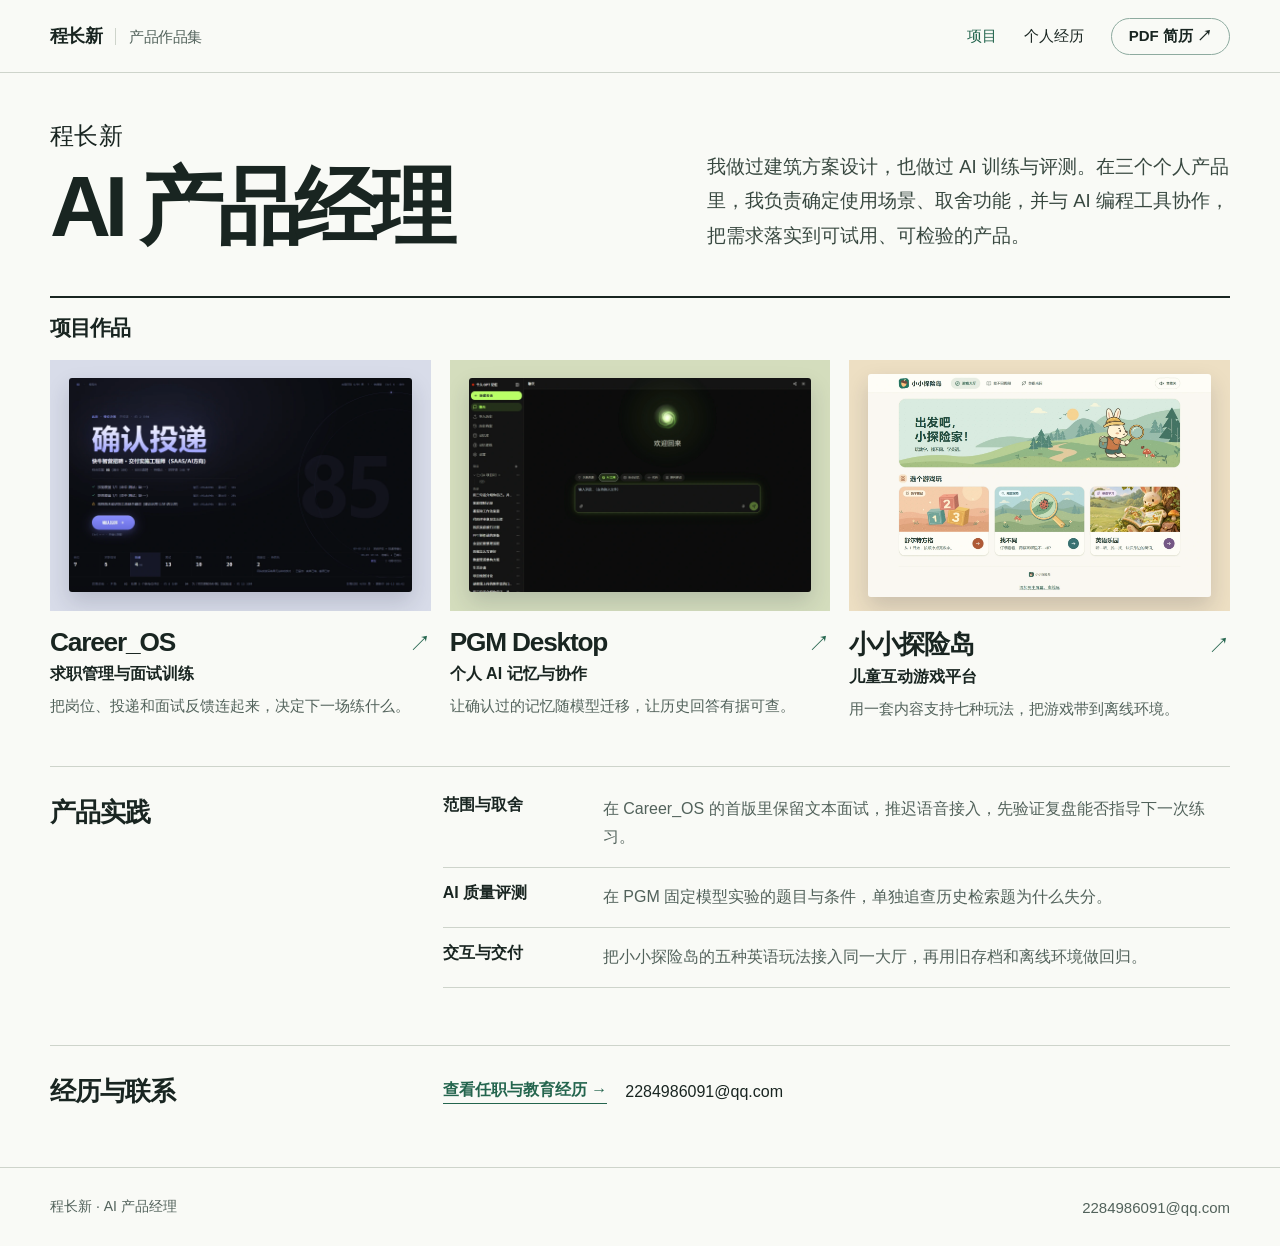
<file: index.html>
<!doctype html><html lang="zh-CN"><head><meta charset="utf-8"><meta name="viewport" content="width=device-width,initial-scale=1"><meta name="description" content="我做过建筑方案设计，也做过 AI 训练与评测。在三个个人产品里，我负责确定使用场景、取舍功能，并与 AI 编程工具协作，把需求落实到可试用、可检验的产品。"><meta name="theme-color" content="#f9faf6"><title>AI 产品经理作品集 · 程长新</title><link rel="icon" href="data:,"><link rel="stylesheet" href="site.css"><script defer src="site.js"></script></head><body><a class="sr skip" href="#main">跳到正文</a><header class="mast"><div class="wrap head"><a class="brand" href="index.html">程长新<span>产品作品集</span></a><nav class="nav" aria-label="主导航"><a href="index.html#projects" aria-current="page">项目</a><a href="about.html">个人经历</a><a class="download" href="resume.pdf">PDF 简历 ↗</a></nav></div></header><main id="main" class="wrap"><section class="intro"><h1><span>程长新</span>AI 产品经理</h1><p>我做过建筑方案设计，也做过 AI 训练与评测。在三个个人产品里，我负责确定使用场景、取舍功能，并与 AI 编程工具协作，把需求落实到可试用、可检验的产品。</p></section><section id="projects"><div class="collectionHead"><h2>项目作品</h2></div><div class="cards"><a class="card" href="career.html"><div class="cover career"><img src="assets/career-earlier.webp" alt="有待办时的首页" width="1440" height="900"></div><div class="cardTitle"><h3>Career_OS</h3><span aria-hidden="true" class="arrow">↗</span></div><strong class="sub">求职管理与面试训练</strong><p>把岗位、投递和面试反馈连起来，决定下一场练什么。</p></a><a class="card" href="memory.html"><div class="cover memory"><img src="assets/memory-home.webp" alt="桌面聊天" width="1440" height="900"></div><div class="cardTitle"><h3>PGM Desktop</h3><span aria-hidden="true" class="arrow">↗</span></div><strong class="sub">个人 AI 记忆与协作</strong><p>让确认过的记忆随模型迁移，让历史回答有据可查。</p></a><a class="card" href="garden.html"><div class="cover garden"><img src="assets/garden-home.webp" alt="游戏大厅" width="1366" height="888"></div><div class="cardTitle"><h3>小小探险岛</h3><span aria-hidden="true" class="arrow">↗</span></div><strong class="sub">儿童互动游戏平台</strong><p>用一套内容支持七种玩法，把游戏带到离线环境。</p></a></div></section><section class="splitSection"><h2>产品实践</h2><div class="caps"><div><b>范围与取舍</b><p>在 Career_OS 的首版里保留文本面试，推迟语音接入，先验证复盘能否指导下一次练习。</p></div><div><b>AI 质量评测</b><p>在 PGM 固定模型实验的题目与条件，单独追查历史检索题为什么失分。</p></div><div><b>交互与交付</b><p>把小小探险岛的五种英语玩法接入同一大厅，再用旧存档和离线环境做回归。</p></div></div></section><section class="splitSection"><h2>经历与联系</h2><div class="contactrow"><a href="about.html" class="textlink">查看任职与教育经历 →</a><a href="mailto:2284986091@qq.com">2284986091@qq.com</a></div></section></main><footer><div class="wrap"><span>程长新 · AI 产品经理</span><a href="mailto:2284986091@qq.com">2284986091@qq.com</a></div></footer><dialog id="lightbox" aria-labelledby="zoom-title"><div class="lighthead"><b id="zoom-title"></b><div class="lightactions"><button type="button" data-size aria-pressed="false">原始尺寸</button><button type="button" data-close>关闭 ×</button></div></div><div class="lightbody"><img class="lightimage" alt=""></div></dialog></body></html>
</file>
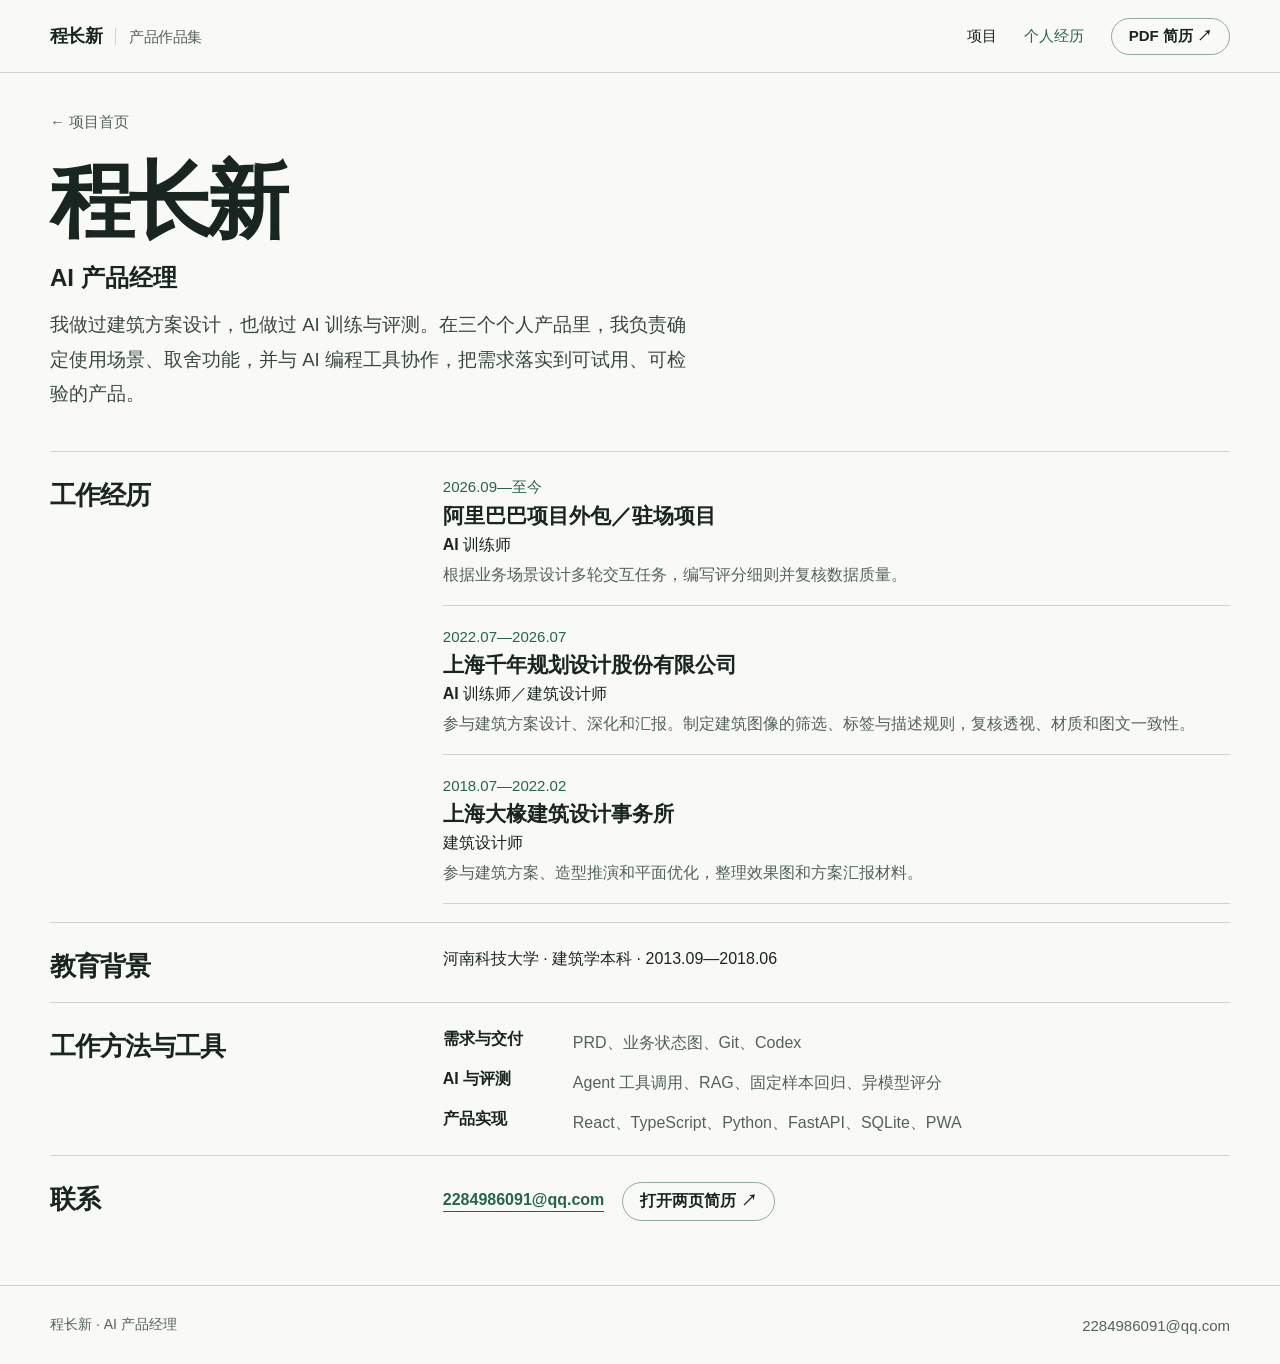
<file: about.html>
<!doctype html><html lang="zh-CN"><head><meta charset="utf-8"><meta name="viewport" content="width=device-width,initial-scale=1"><meta name="description" content="我做过建筑方案设计，也做过 AI 训练与评测。在三个个人产品里，我负责确定使用场景、取舍功能，并与 AI 编程工具协作，把需求落实到可试用、可检验的产品。"><meta name="theme-color" content="#f9faf6"><title>个人经历 · 程长新</title><link rel="icon" href="data:,"><link rel="stylesheet" href="site.css"><script defer src="site.js"></script></head><body><a class="sr skip" href="#main">跳到正文</a><header class="mast"><div class="wrap head"><a class="brand" href="index.html">程长新<span>产品作品集</span></a><nav class="nav" aria-label="主导航"><a href="index.html#projects">项目</a><a href="about.html" aria-current="page">个人经历</a><a class="download" href="resume.pdf">PDF 简历 ↗</a></nav></div></header><main id="main" class="wrap"><section class="aboutHero"><a class="return" href="index.html">← 项目首页</a><h1 class="aboutTitle">程长新</h1><h2>AI 产品经理</h2><p class="aboutLead">我做过建筑方案设计，也做过 AI 训练与评测。在三个个人产品里，我负责确定使用场景、取舍功能，并与 AI 编程工具协作，把需求落实到可试用、可检验的产品。</p></section><section class="aboutSection"><h2>工作经历</h2><div><article class="job"><span class="date">2026.09—至今</span><h3>阿里巴巴项目外包／驻场项目</h3><b>AI 训练师</b><p>根据业务场景设计多轮交互任务，编写评分细则并复核数据质量。</p></article><article class="job"><span class="date">2022.07—2026.07</span><h3>上海千年规划设计股份有限公司</h3><b>AI 训练师／建筑设计师</b><p>参与建筑方案设计、深化和汇报。制定建筑图像的筛选、标签与描述规则，复核透视、材质和图文一致性。</p></article><article class="job"><span class="date">2018.07—2022.02</span><h3>上海大椽建筑设计事务所</h3><b>建筑设计师</b><p>参与建筑方案、造型推演和平面优化，整理效果图和方案汇报材料。</p></article></div></section><section class="aboutSection"><h2>教育背景</h2><p>河南科技大学 · 建筑学本科 · 2013.09—2018.06</p></section><section class="aboutSection"><h2>工作方法与工具</h2><div class="info"><div><b>需求与交付</b><p>PRD、业务状态图、Git、Codex</p></div><div><b>AI 与评测</b><p>Agent 工具调用、RAG、固定样本回归、异模型评分</p></div><div><b>产品实现</b><p>React、TypeScript、Python、FastAPI、SQLite、PWA</p></div></div></section><section class="aboutSection"><h2>联系</h2><div class="contactrow"><a class="textlink" href="mailto:2284986091@qq.com">2284986091@qq.com</a><a class="outline" href="resume.pdf">打开两页简历 ↗</a></div></section></main><footer><div class="wrap"><span>程长新 · AI 产品经理</span><a href="mailto:2284986091@qq.com">2284986091@qq.com</a></div></footer><dialog id="lightbox" aria-labelledby="zoom-title"><div class="lighthead"><b id="zoom-title"></b><div class="lightactions"><button type="button" data-size aria-pressed="false">原始尺寸</button><button type="button" data-close>关闭 ×</button></div></div><div class="lightbody"><img class="lightimage" alt=""></div></dialog></body></html>
</file>
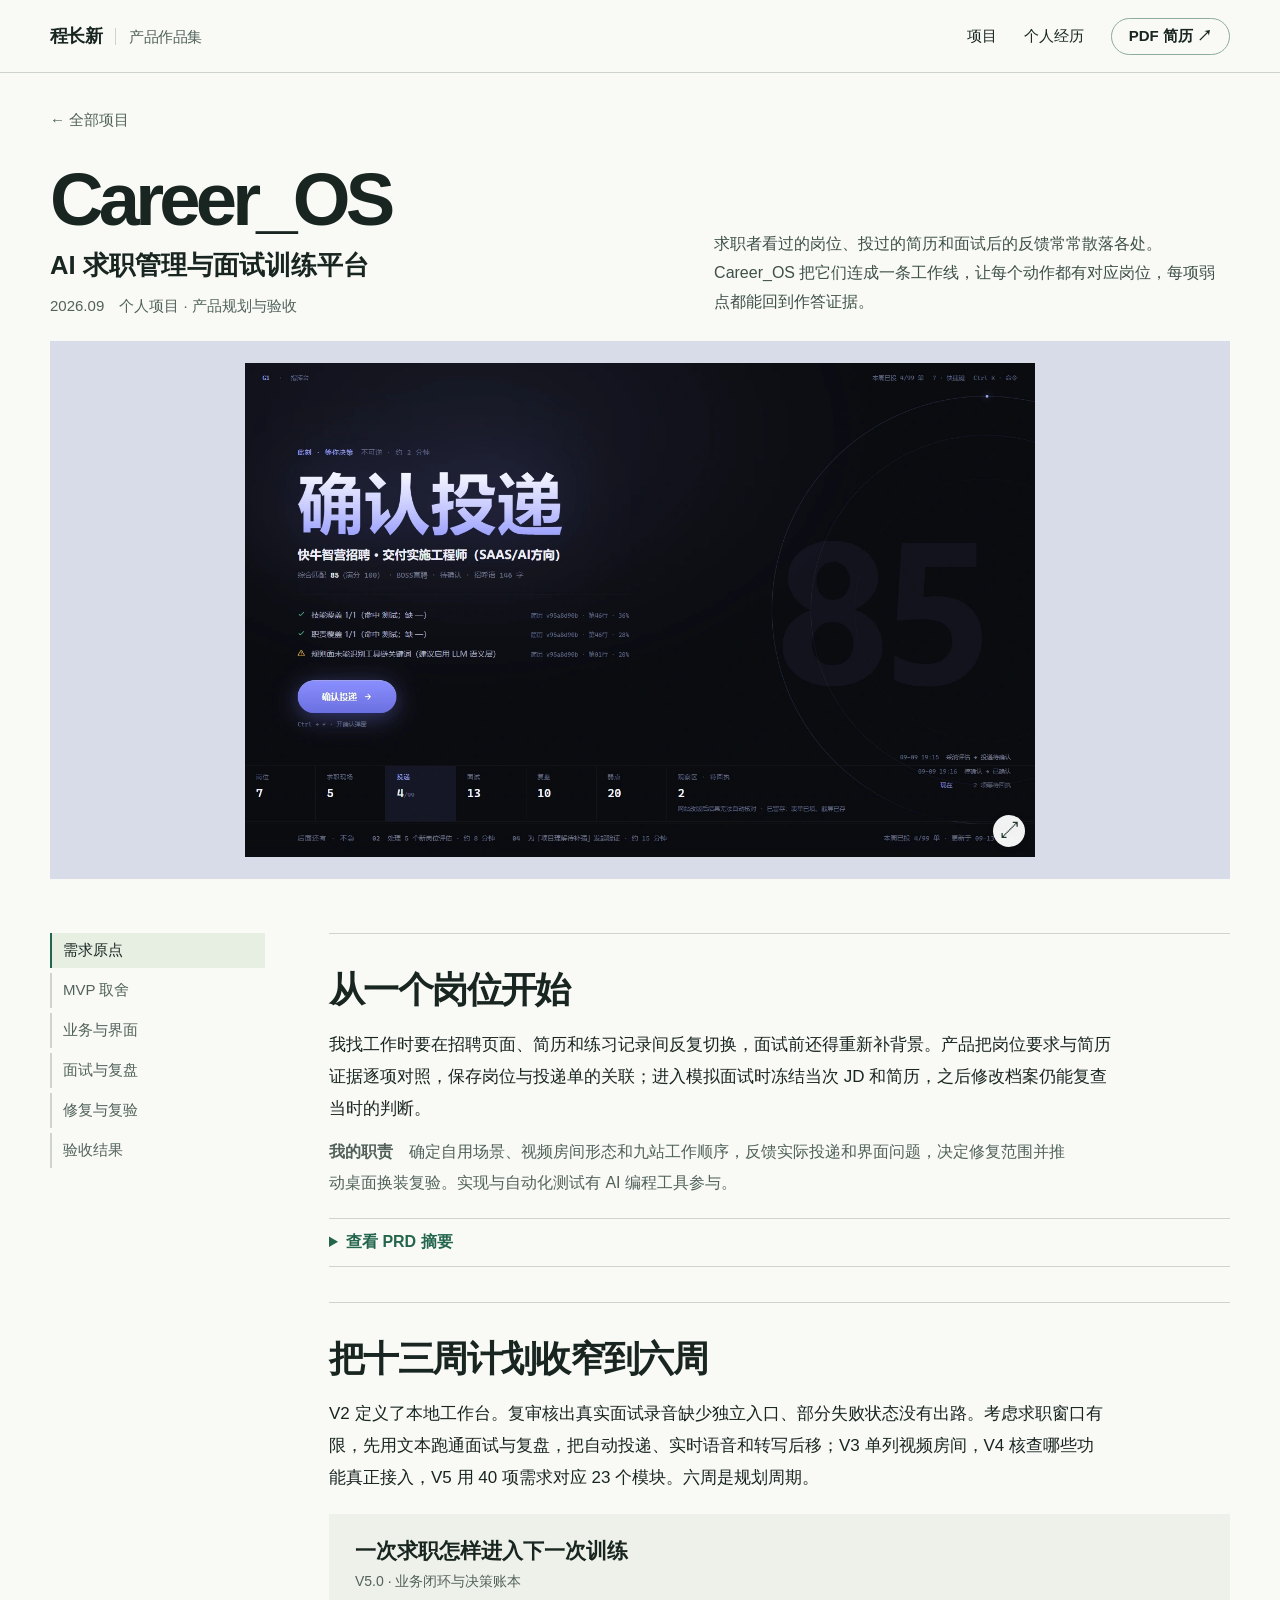
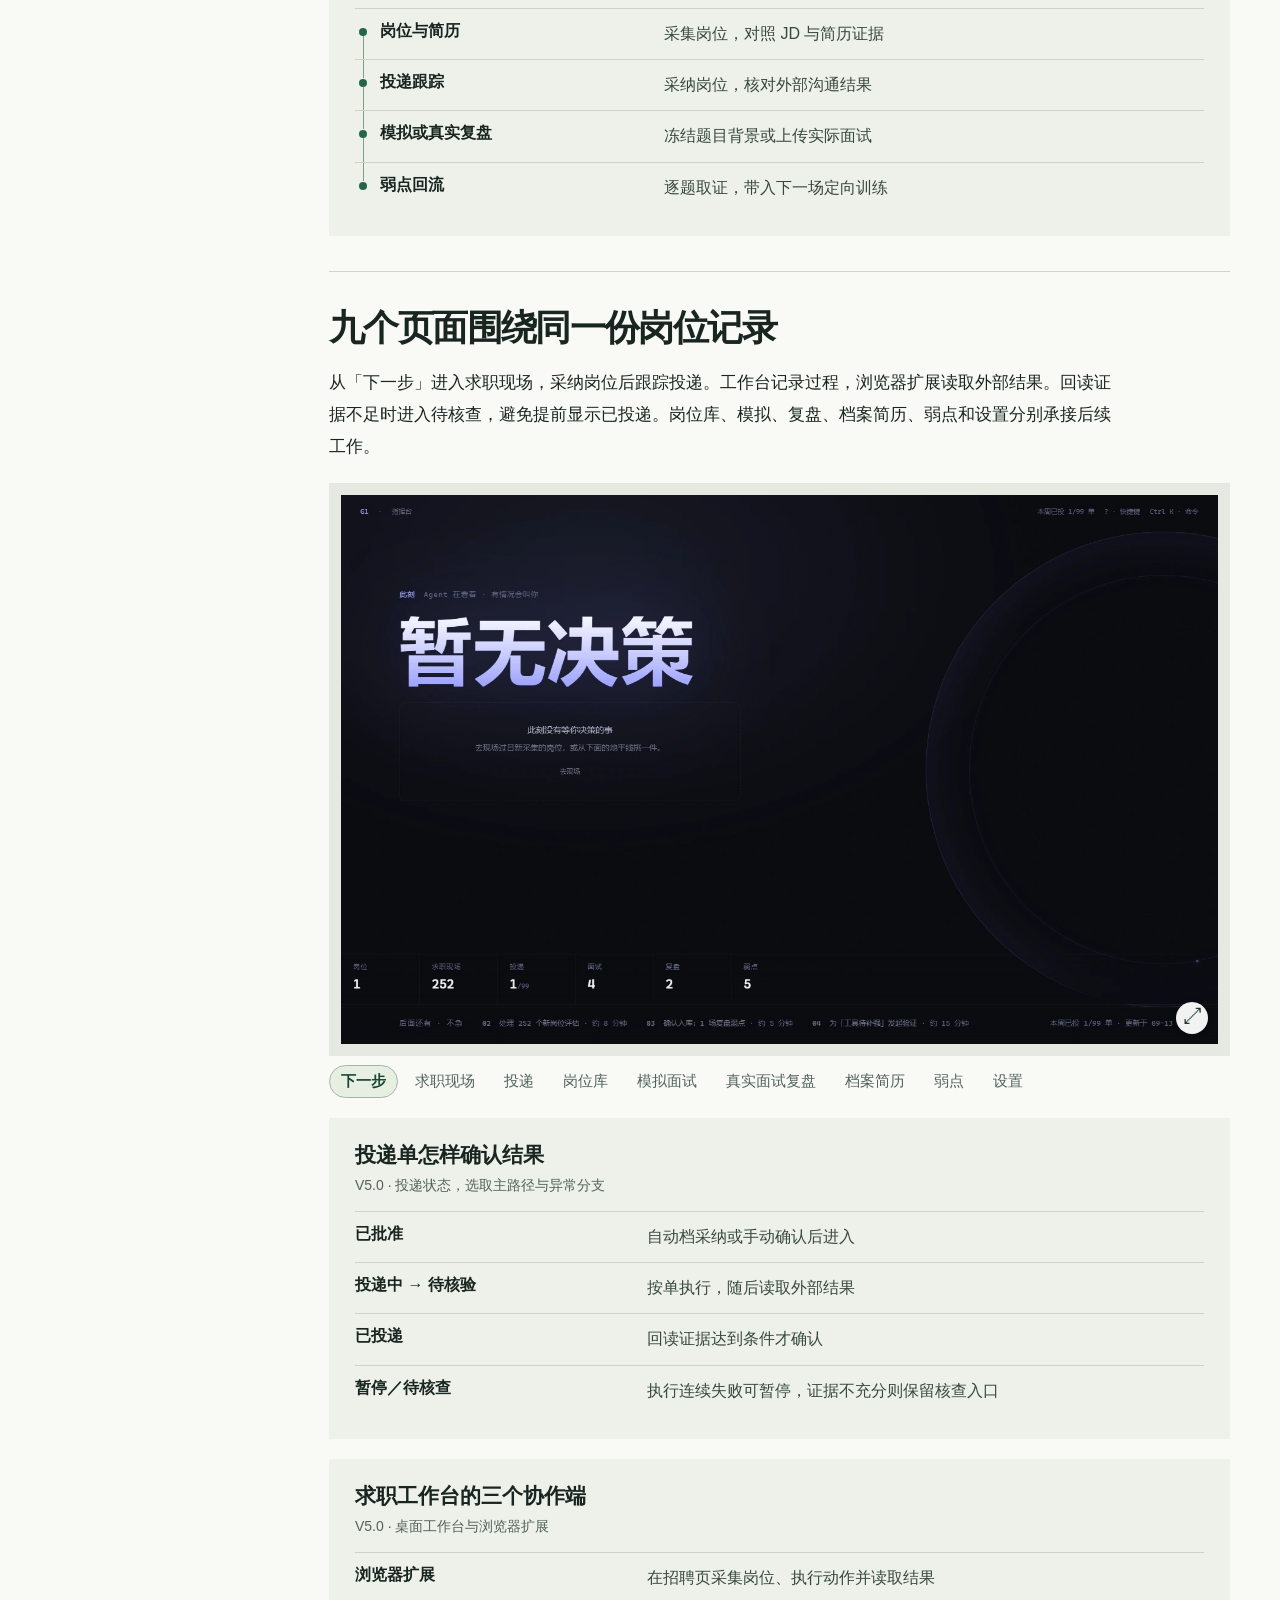
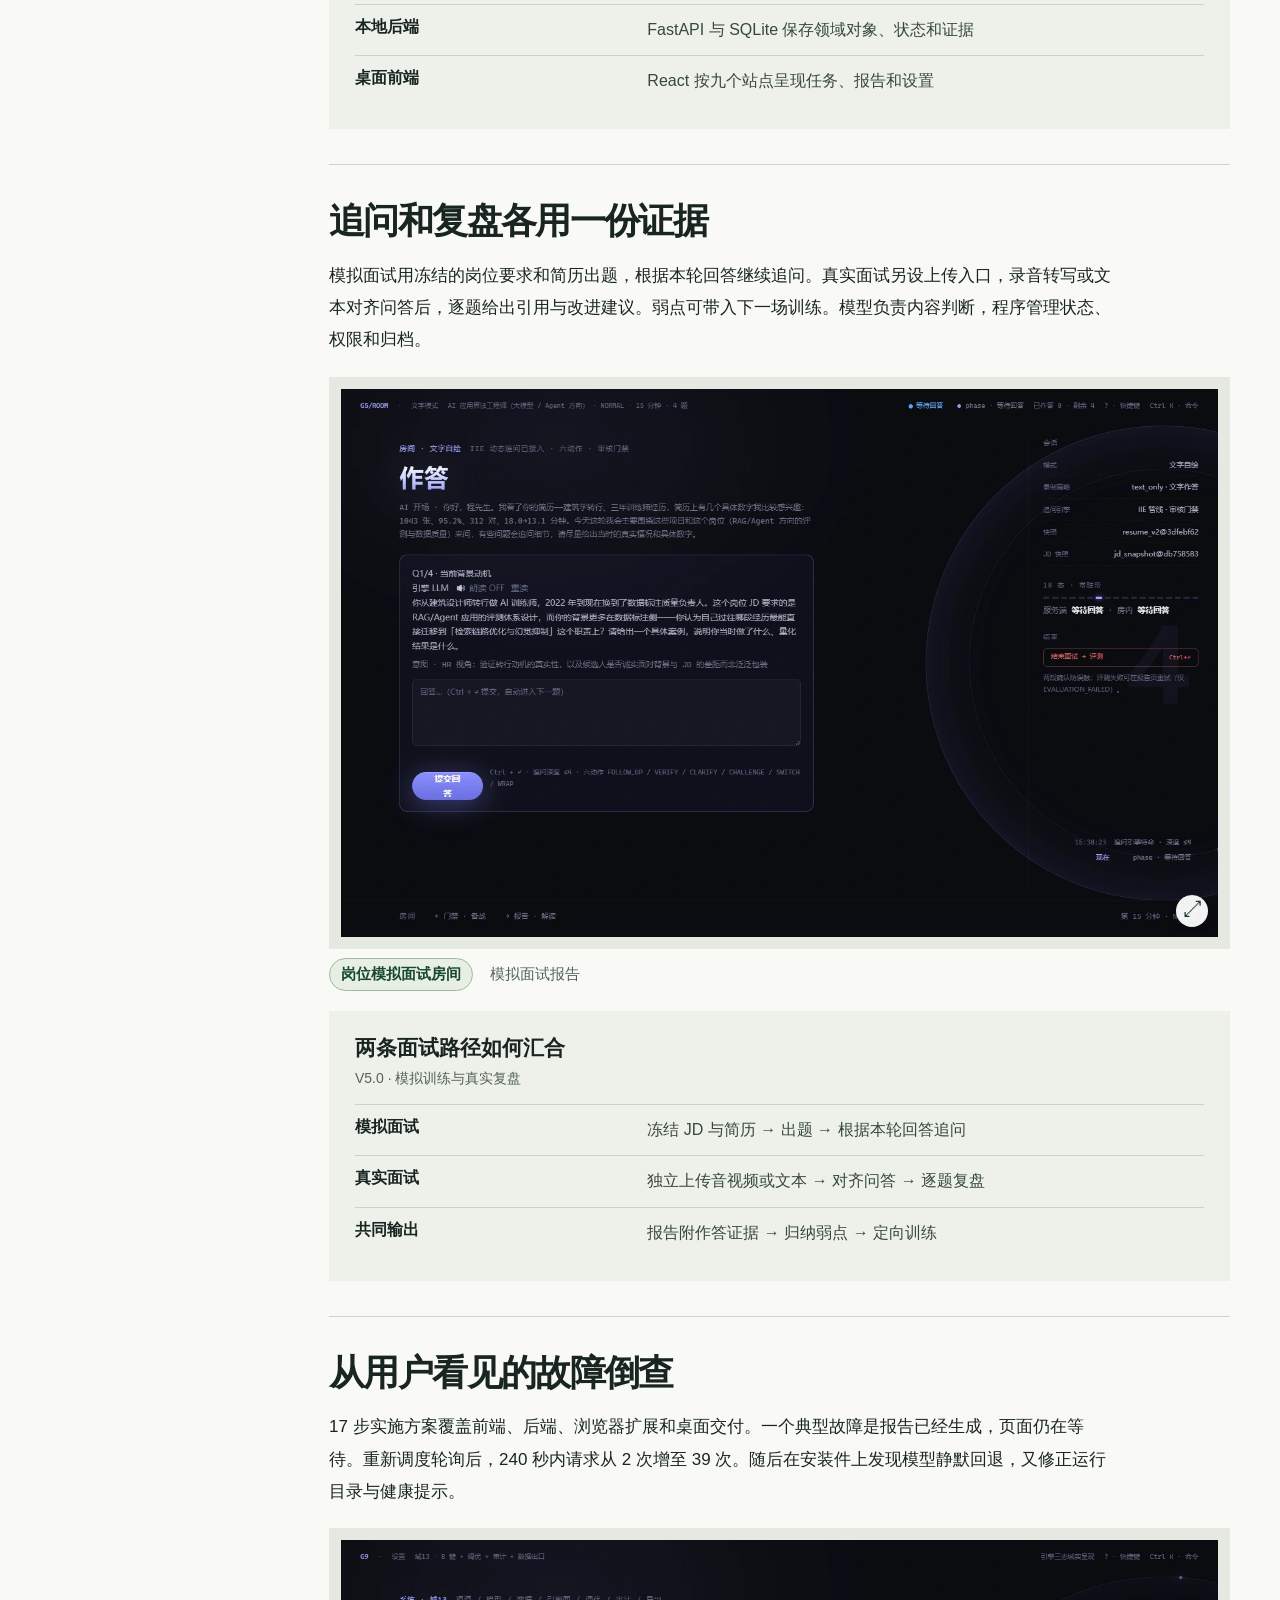
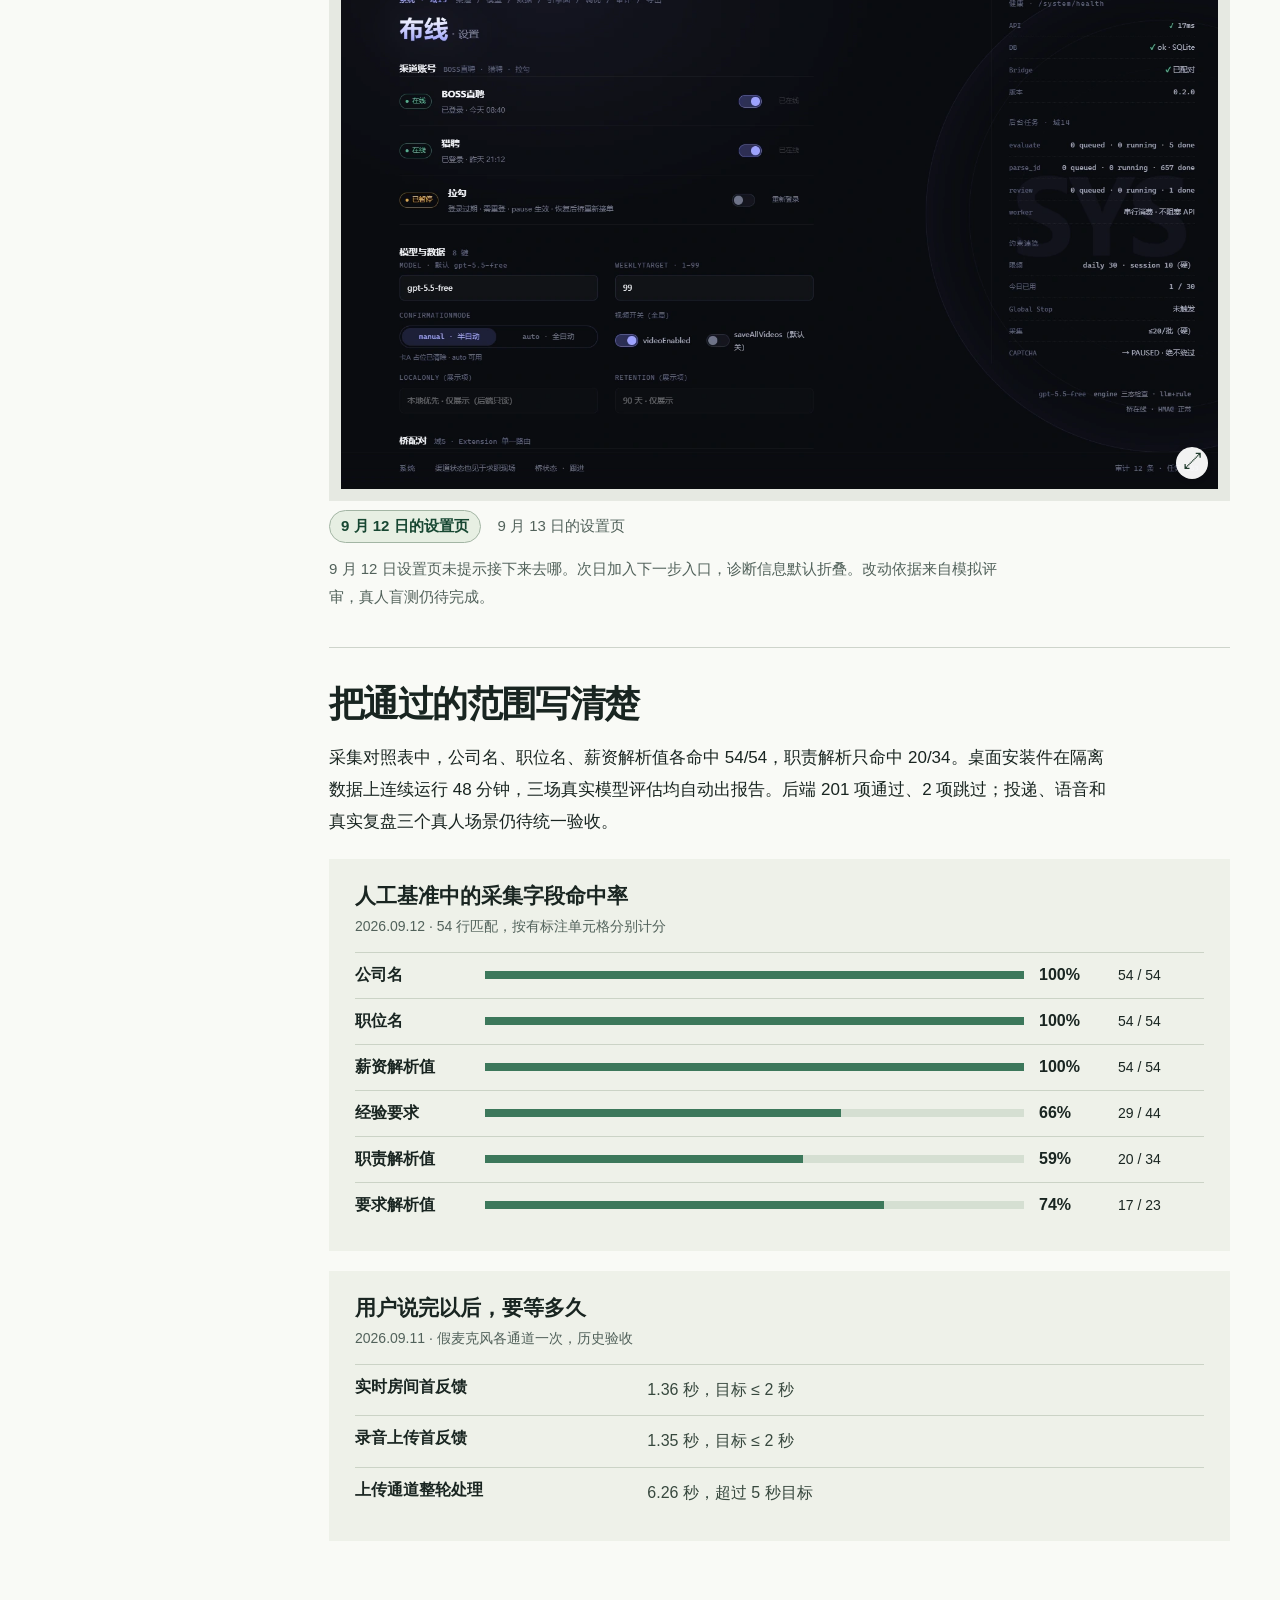
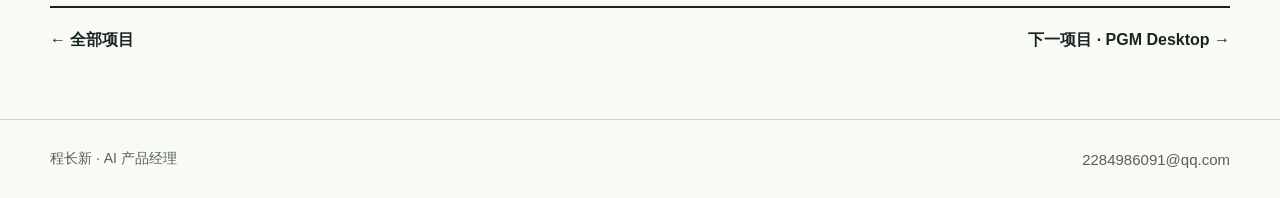
<file: career.html>
<!doctype html><html lang="zh-CN"><head><meta charset="utf-8"><meta name="viewport" content="width=device-width,initial-scale=1"><meta name="description" content="求职者看过的岗位、投过的简历和面试后的反馈常常散落各处。Career_OS 把它们连成一条工作线，让每个动作都有对应岗位，每项弱点都能回到作答证据。"><meta name="theme-color" content="#f9faf6"><title>Career_OS｜AI 求职管理与面试训练平台 · 程长新</title><link rel="icon" href="data:,"><link rel="stylesheet" href="site.css"><script defer src="site.js"></script></head><body><a class="sr skip" href="#main">跳到正文</a><header class="mast"><div class="wrap head"><a class="brand" href="index.html">程长新<span>产品作品集</span></a><nav class="nav" aria-label="主导航"><a href="index.html#projects">项目</a><a href="about.html">个人经历</a><a class="download" href="resume.pdf">PDF 简历 ↗</a></nav></div></header><main id="main" class="wrap"><section class="introProject"><a class="return" href="index.html#projects">← 全部项目</a><div class="projectLead"><div><h1 class="">Career_OS</h1><h2>AI 求职管理与面试训练平台</h2><div class="meta">2026.09　个人项目 · 产品规划与验收</div></div><p>求职者看过的岗位、投过的简历和面试后的反馈常常散落各处。Career_OS 把它们连成一条工作线，让每个动作都有对应岗位，每项弱点都能回到作答证据。</p></div><div class="projectHero career"><button type="button" class="zoom" data-zoom aria-label="放大有待办时的首页"><img src="assets/career-earlier.webp" alt="有待办时的首页" width="1440" height="900"><span aria-hidden="true">⤢</span></button></div></section><div class="caseGrid"><aside class="side"><details open><summary>本页内容</summary><nav aria-label="章节导航"><a href="#section-1">需求原点</a><a href="#section-2">MVP 取舍</a><a href="#section-3">业务与界面</a><a href="#section-4">面试与复盘</a><a href="#section-5">修复与复验</a><a href="#section-6">验收结果</a></nav></details></aside><div><section class="caseSection" id="section-1"><h2>从一个岗位开始</h2><p>我找工作时要在招聘页面、简历和练习记录间反复切换，面试前还得重新补背景。产品把岗位要求与简历证据逐项对照，保存岗位与投递单的关联；进入模拟面试时冻结当次 JD 和简历，之后修改档案仍能复查当时的判断。</p><p class="role"><b>我的职责</b>　确定自用场景、视频房间形态和九站工作顺序，反馈实际投递和界面问题，决定修复范围并推动桌面换装复验。实现与自动化测试有 AI 编程工具参与。</p><details class="prd"><summary>查看 PRD 摘要</summary><dl><div><dt>使用对象</dt><dd>处于求职期的我自己，同时跟进多个岗位，也需要针对性练习。</dd></div><div><dt>优先范围</dt><dd>六周 MVP 规划保留解析、匹配、手动投递跟踪、文本模拟和文本复盘。自动投递、实时语音和转写推迟。</dd></div><div><dt>验收方式</dt><dd>投递需要外部结果回读，模拟面试要能生成报告，复盘评分要能指回原答。</dd></div></dl></details></section><section class="caseSection" id="section-2"><h2>把十三周计划收窄到六周</h2><p>V2 定义了本地工作台。复审核出真实面试录音缺少独立入口、部分失败状态没有出路。考虑求职窗口有限，先用文本跑通面试与复盘，把自动投递、实时语音和转写后移；V3 单列视频房间，V4 核查哪些功能真正接入，V5 用 40 项需求对应 23 个模块。六周是规划周期。</p><figure class="datafig"><figcaption><strong>一次求职怎样进入下一次训练</strong><span>V5.0 · 业务闭环与决策账本</span></figcaption><div class="steps sequence"><div><b>岗位与简历</b><span>采集岗位，对照 JD 与简历证据</span></div><div><b>投递跟踪</b><span>采纳岗位，核对外部沟通结果</span></div><div><b>模拟或真实复盘</b><span>冻结题目背景或上传实际面试</span></div><div><b>弱点回流</b><span>逐题取证，带入下一场定向训练</span></div></div></figure></section><section class="caseSection" id="section-3"><h2>九个页面围绕同一份岗位记录</h2><p>从「下一步」进入求职现场，采纳岗位后跟踪投递。工作台记录过程，浏览器扩展读取外部结果。回读证据不足时进入待核查，避免提前显示已投递。岗位库、模拟、复盘、档案简历、弱点和设置分别承接后续工作。</p><figure class="gallery" data-gallery><div class="image-stage"><button class="zoom" type="button" aria-label="放大下一步" data-zoom><img src="assets/career-c1.webp" width="1440" height="900" alt="下一步" loading="lazy"><span aria-hidden="true">⤢</span></button></div><figcaption class="picks" aria-label="选择界面"><button type="button" data-pick data-img="assets/career-c1.webp" data-title="下一步" data-w="1440" data-h="900" aria-pressed="true">下一步</button><button type="button" data-pick data-img="assets/career-c2.webp" data-title="求职现场" data-w="1440" data-h="900" aria-pressed="false">求职现场</button><button type="button" data-pick data-img="assets/career-c3.webp" data-title="投递" data-w="1440" data-h="900" aria-pressed="false">投递</button><button type="button" data-pick data-img="assets/career-c4.webp" data-title="岗位库" data-w="1440" data-h="900" aria-pressed="false">岗位库</button><button type="button" data-pick data-img="assets/career-c5.webp" data-title="模拟面试" data-w="1440" data-h="900" aria-pressed="false">模拟面试</button><button type="button" data-pick data-img="assets/career-c6.webp" data-title="真实面试复盘" data-w="1440" data-h="900" aria-pressed="false">真实面试复盘</button><button type="button" data-pick data-img="assets/career-c7.webp" data-title="档案简历" data-w="1440" data-h="900" aria-pressed="false">档案简历</button><button type="button" data-pick data-img="assets/career-c8.webp" data-title="弱点" data-w="1440" data-h="900" aria-pressed="false">弱点</button><button type="button" data-pick data-img="assets/career-c9.webp" data-title="设置" data-w="1440" data-h="900" aria-pressed="false">设置</button></figcaption></figure><figure class="datafig"><figcaption><strong>投递单怎样确认结果</strong><span>V5.0 · 投递状态，选取主路径与异常分支</span></figcaption><div class="steps"><div><b>已批准</b><span>自动档采纳或手动确认后进入</span></div><div><b>投递中 → 待核验</b><span>按单执行，随后读取外部结果</span></div><div><b>已投递</b><span>回读证据达到条件才确认</span></div><div><b>暂停／待核查</b><span>执行连续失败可暂停，证据不充分则保留核查入口</span></div></div></figure><figure class="datafig"><figcaption><strong>求职工作台的三个协作端</strong><span>V5.0 · 桌面工作台与浏览器扩展</span></figcaption><div class="steps"><div><b>浏览器扩展</b><span>在招聘页采集岗位、执行动作并读取结果</span></div><div><b>本地后端</b><span>FastAPI 与 SQLite 保存领域对象、状态和证据</span></div><div><b>桌面前端</b><span>React 按九个站点呈现任务、报告和设置</span></div></div></figure></section><section class="caseSection" id="section-4"><h2>追问和复盘各用一份证据</h2><p>模拟面试用冻结的岗位要求和简历出题，根据本轮回答继续追问。真实面试另设上传入口，录音转写或文本对齐问答后，逐题给出引用与改进建议。弱点可带入下一场训练。模型负责内容判断，程序管理状态、权限和归档。</p><figure class="gallery" data-gallery><div class="image-stage"><button class="zoom" type="button" aria-label="放大岗位模拟面试房间" data-zoom><img src="assets/career-room.webp" width="1440" height="900" alt="岗位模拟面试房间" loading="lazy"><span aria-hidden="true">⤢</span></button></div><figcaption class="picks" aria-label="选择界面"><button type="button" data-pick data-img="assets/career-room.webp" data-title="岗位模拟面试房间" data-w="1440" data-h="900" aria-pressed="true">岗位模拟面试房间</button><button type="button" data-pick data-img="assets/career-report.webp" data-title="模拟面试报告" data-w="1440" data-h="900" aria-pressed="false">模拟面试报告</button></figcaption></figure><figure class="datafig"><figcaption><strong>两条面试路径如何汇合</strong><span>V5.0 · 模拟训练与真实复盘</span></figcaption><div class="steps"><div><b>模拟面试</b><span>冻结 JD 与简历 → 出题 → 根据本轮回答追问</span></div><div><b>真实面试</b><span>独立上传音视频或文本 → 对齐问答 → 逐题复盘</span></div><div><b>共同输出</b><span>报告附作答证据 → 归纳弱点 → 定向训练</span></div></div></figure></section><section class="caseSection" id="section-5"><h2>从用户看见的故障倒查</h2><p>17 步实施方案覆盖前端、后端、浏览器扩展和桌面交付。一个典型故障是报告已经生成，页面仍在等待。重新调度轮询后，240 秒内请求从 2 次增至 39 次。随后在安装件上发现模型静默回退，又修正运行目录与健康提示。</p><figure class="gallery" data-gallery><div class="image-stage"><button class="zoom" type="button" aria-label="放大9 月 12 日的设置页" data-zoom><img src="assets/career-settings-before.webp" width="1440" height="900" alt="9 月 12 日的设置页" loading="lazy"><span aria-hidden="true">⤢</span></button></div><figcaption class="picks" aria-label="选择界面"><button type="button" data-pick data-img="assets/career-settings-before.webp" data-title="9 月 12 日的设置页" data-w="1440" data-h="900" aria-pressed="true">9 月 12 日的设置页</button><button type="button" data-pick data-img="assets/career-c9.webp" data-title="设置" data-w="1440" data-h="900" aria-pressed="false">9 月 13 日的设置页</button></figcaption></figure><p class="note">9 月 12 日设置页未提示接下来去哪。次日加入下一步入口，诊断信息默认折叠。改动依据来自模拟评审，真人盲测仍待完成。</p></section><section class="caseSection" id="section-6"><h2>把通过的范围写清楚</h2><p>采集对照表中，公司名、职位名、薪资解析值各命中 54/54，职责解析只命中 20/34。桌面安装件在隔离数据上连续运行 48 分钟，三场真实模型评估均自动出报告。后端 201 项通过、2 项跳过；投递、语音和真实复盘三个真人场景仍待统一验收。</p><figure class="datafig"><figcaption><strong>人工基准中的采集字段命中率</strong><span>2026.09.12 · 54 行匹配，按有标注单元格分别计分</span></figcaption><div class="bars"><div class="bar"><b>公司名</b><span class="rail"><i style="width:100%"></i></span><strong>100%</strong><small>54 / 54</small></div><div class="bar"><b>职位名</b><span class="rail"><i style="width:100%"></i></span><strong>100%</strong><small>54 / 54</small></div><div class="bar"><b>薪资解析值</b><span class="rail"><i style="width:100%"></i></span><strong>100%</strong><small>54 / 54</small></div><div class="bar"><b>经验要求</b><span class="rail"><i style="width:66%"></i></span><strong>66%</strong><small>29 / 44</small></div><div class="bar"><b>职责解析值</b><span class="rail"><i style="width:59%"></i></span><strong>59%</strong><small>20 / 34</small></div><div class="bar"><b>要求解析值</b><span class="rail"><i style="width:74%"></i></span><strong>74%</strong><small>17 / 23</small></div></div></figure><figure class="datafig"><figcaption><strong>用户说完以后，要等多久</strong><span>2026.09.11 · 假麦克风各通道一次，历史验收</span></figcaption><div class="steps"><div><b>实时房间首反馈</b><span>1.36 秒，目标 ≤ 2 秒</span></div><div><b>录音上传首反馈</b><span>1.35 秒，目标 ≤ 2 秒</span></div><div><b>上传通道整轮处理</b><span>6.26 秒，超过 5 秒目标</span></div></div></figure></section></div></div><div class="endLinks"><a href="index.html#projects">← 全部项目</a><a href="memory.html">下一项目 · PGM Desktop →</a></div></main><footer><div class="wrap"><span>程长新 · AI 产品经理</span><a href="mailto:2284986091@qq.com">2284986091@qq.com</a></div></footer><dialog id="lightbox" aria-labelledby="zoom-title"><div class="lighthead"><b id="zoom-title"></b><div class="lightactions"><button type="button" data-size aria-pressed="false">原始尺寸</button><button type="button" data-close>关闭 ×</button></div></div><div class="lightbody"><img class="lightimage" alt=""></div></dialog></body></html>
</file>
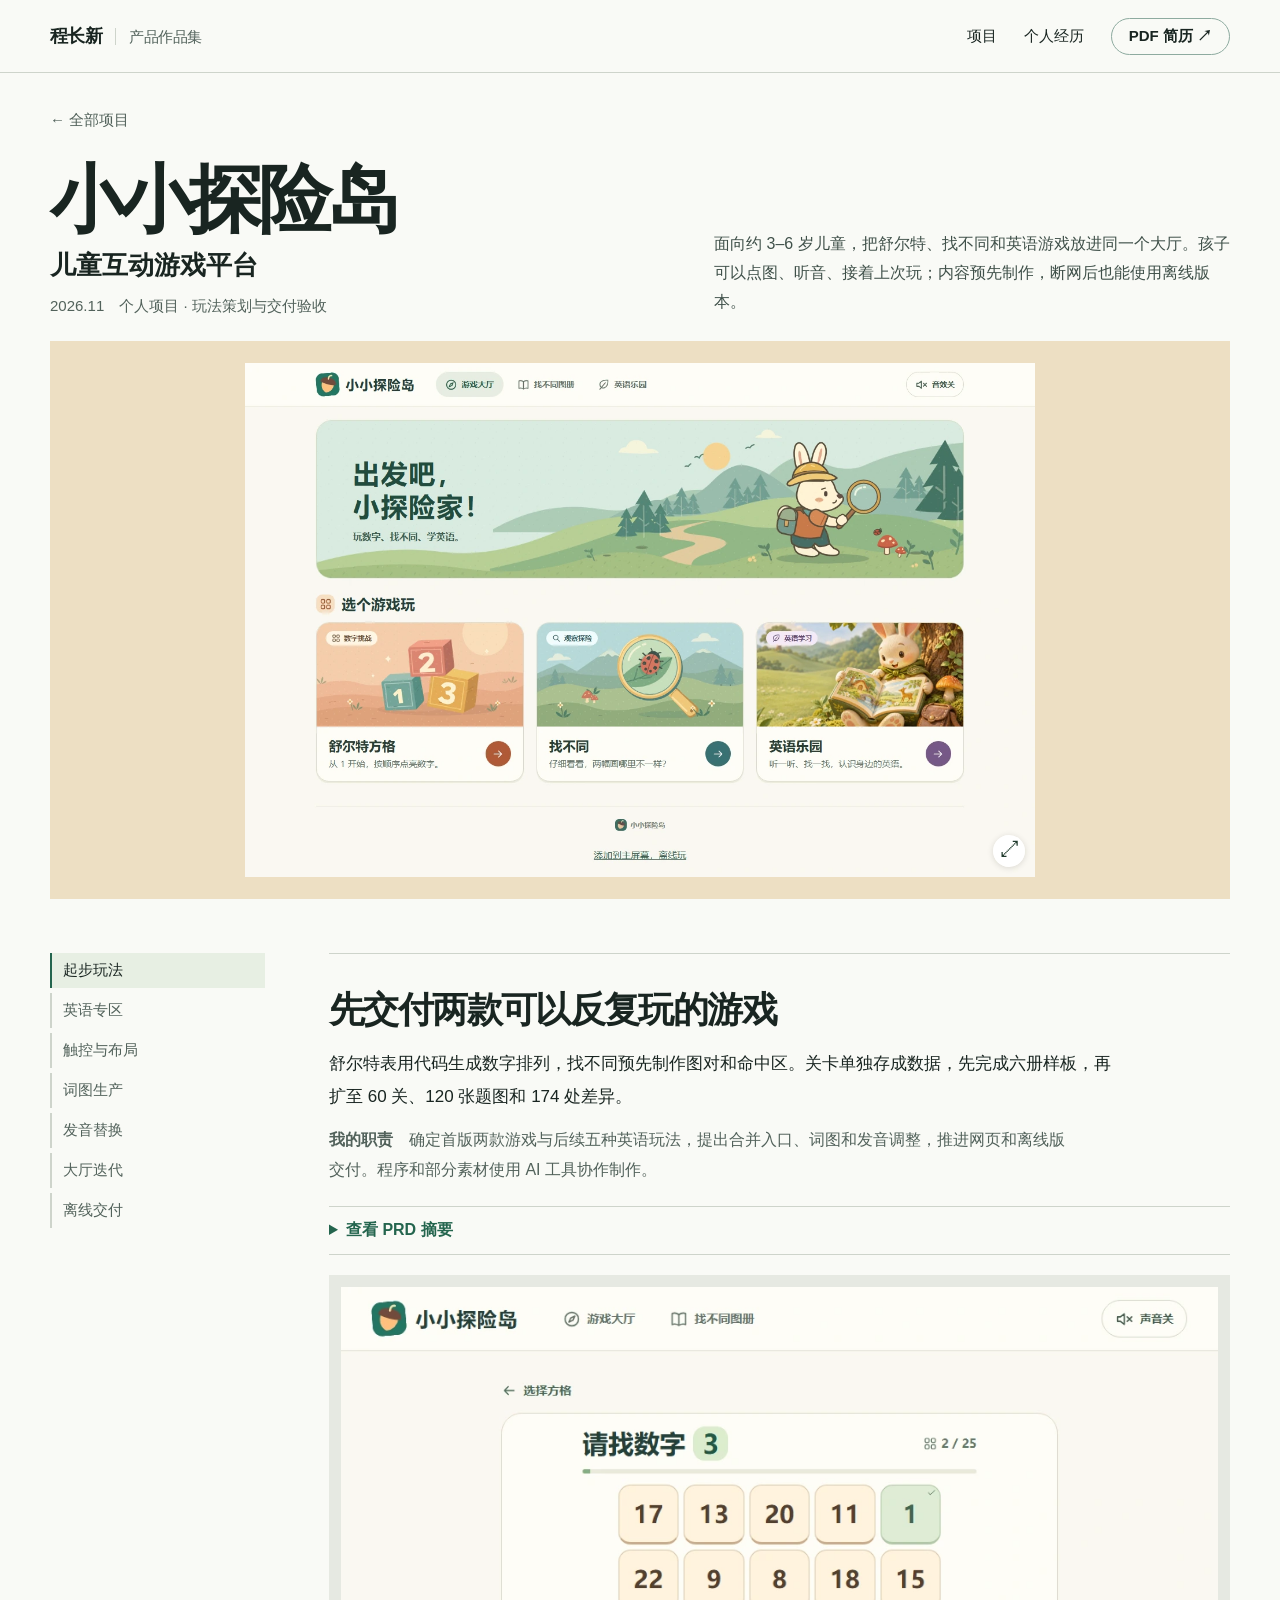
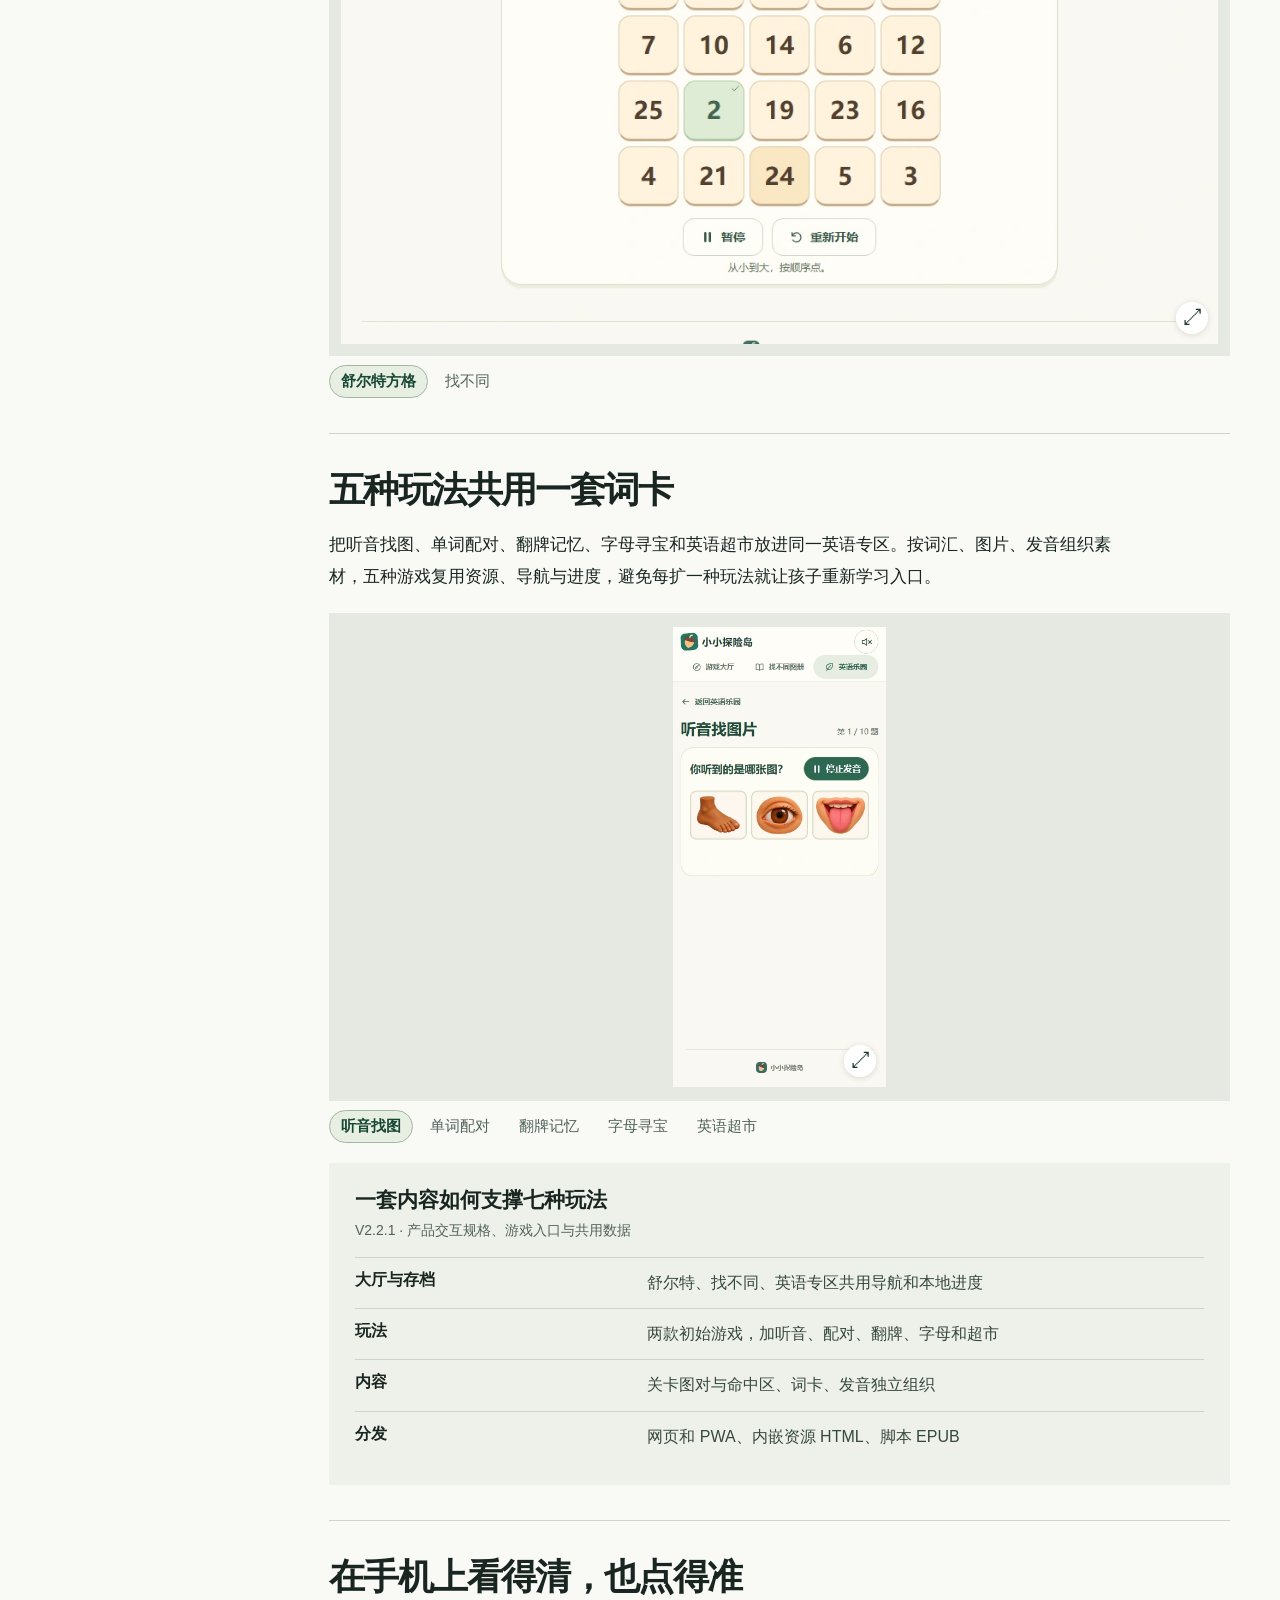
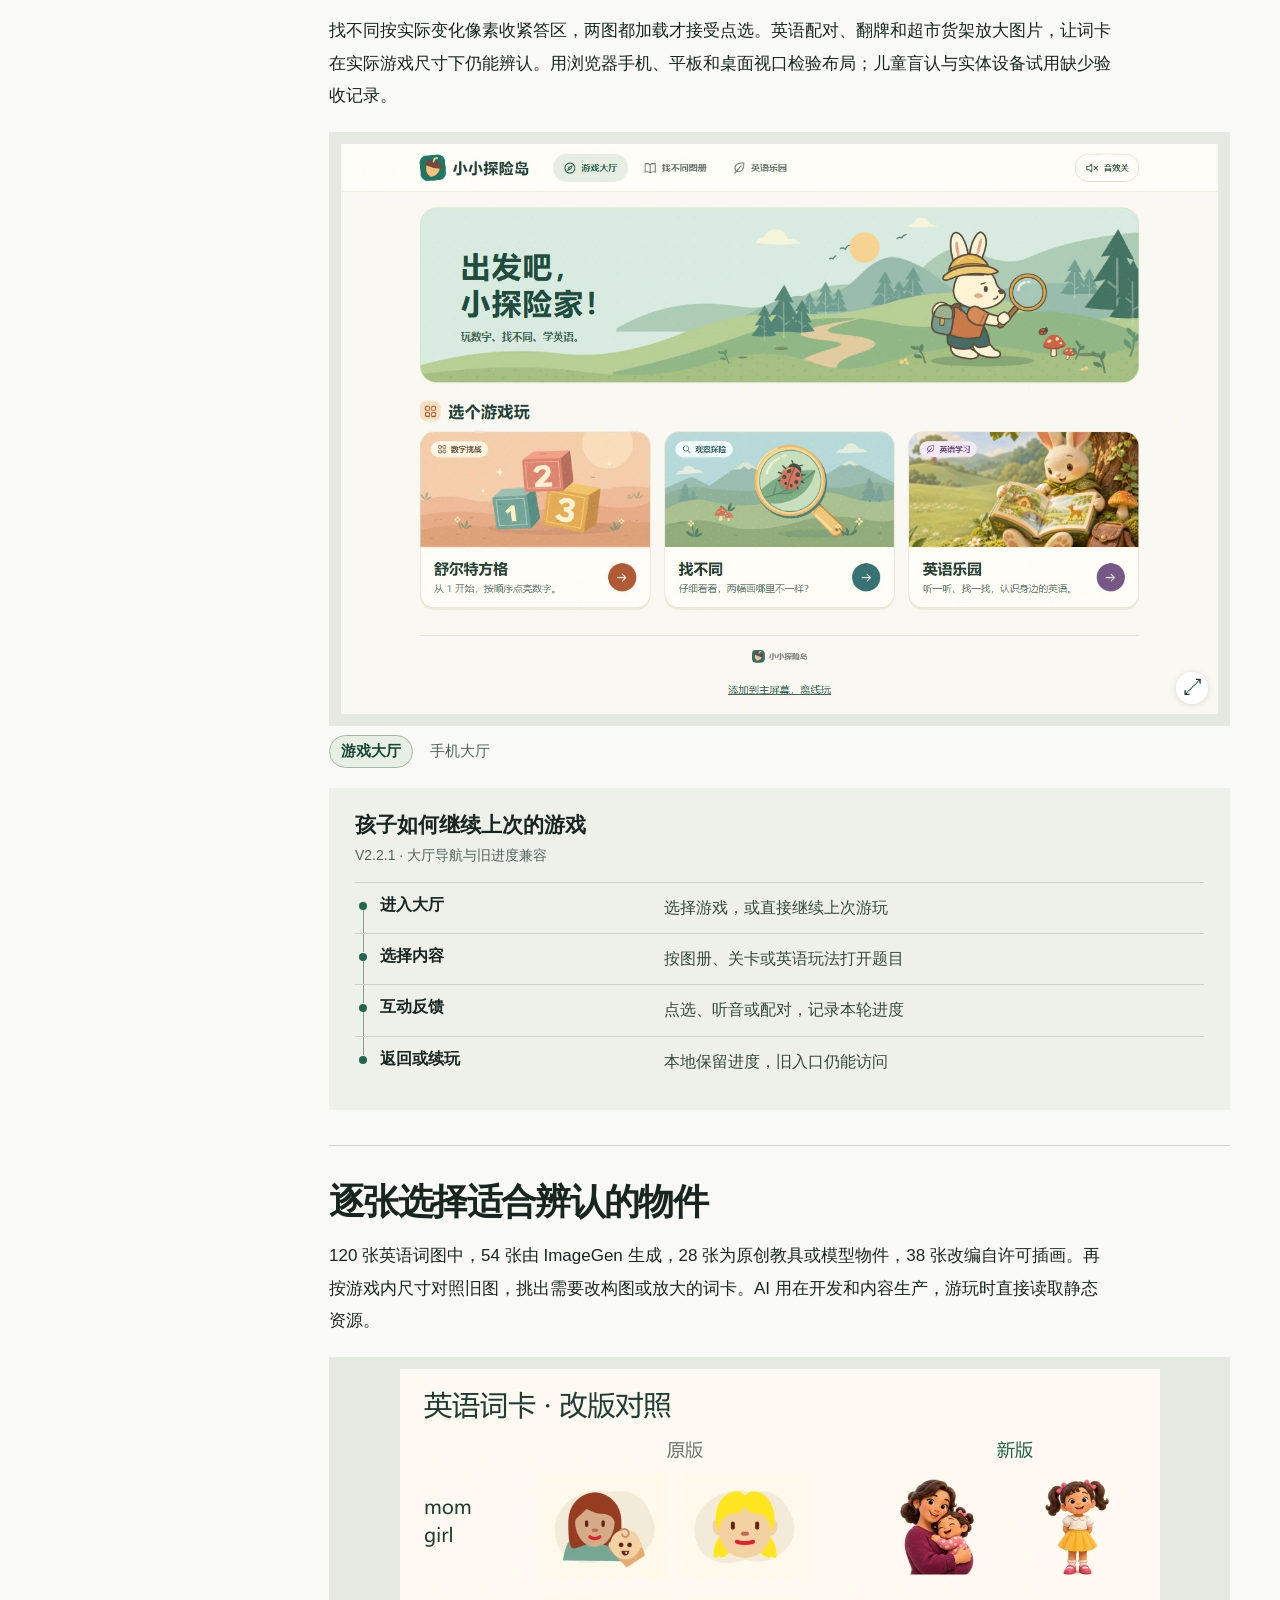
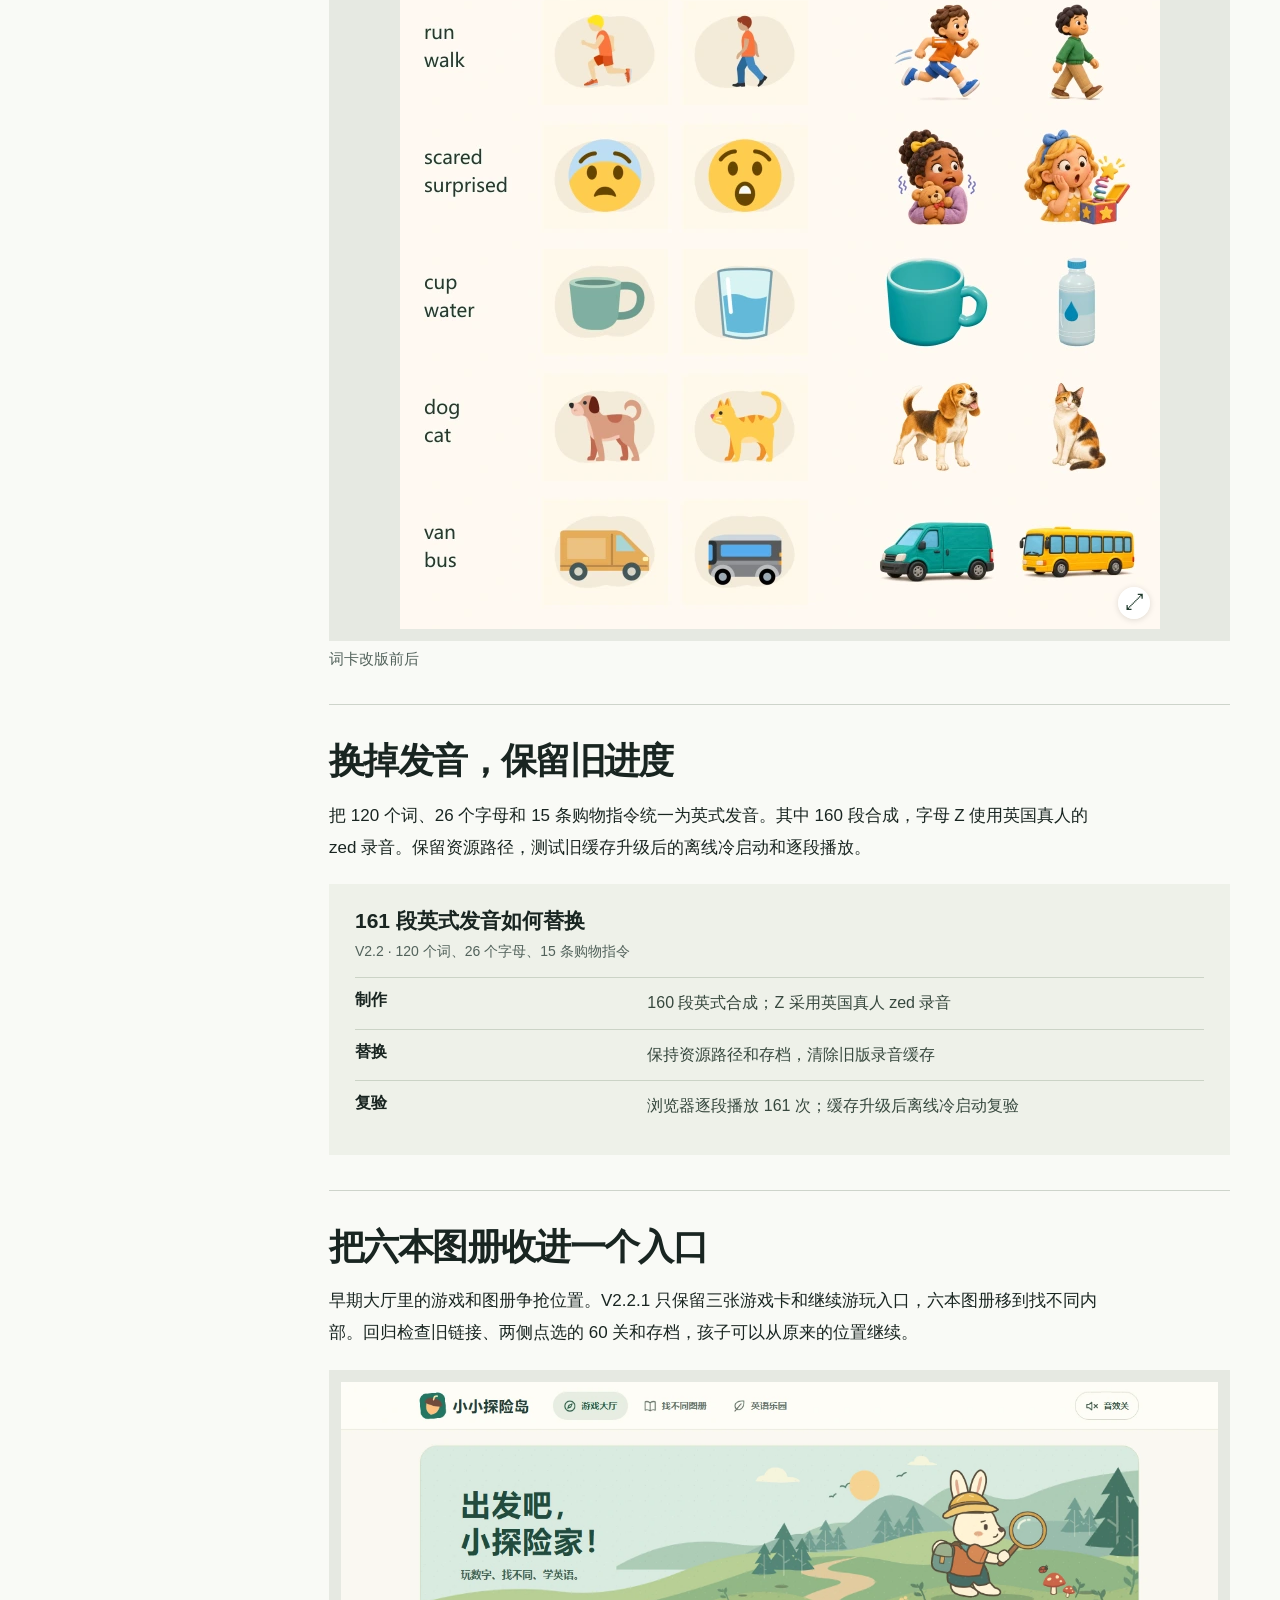
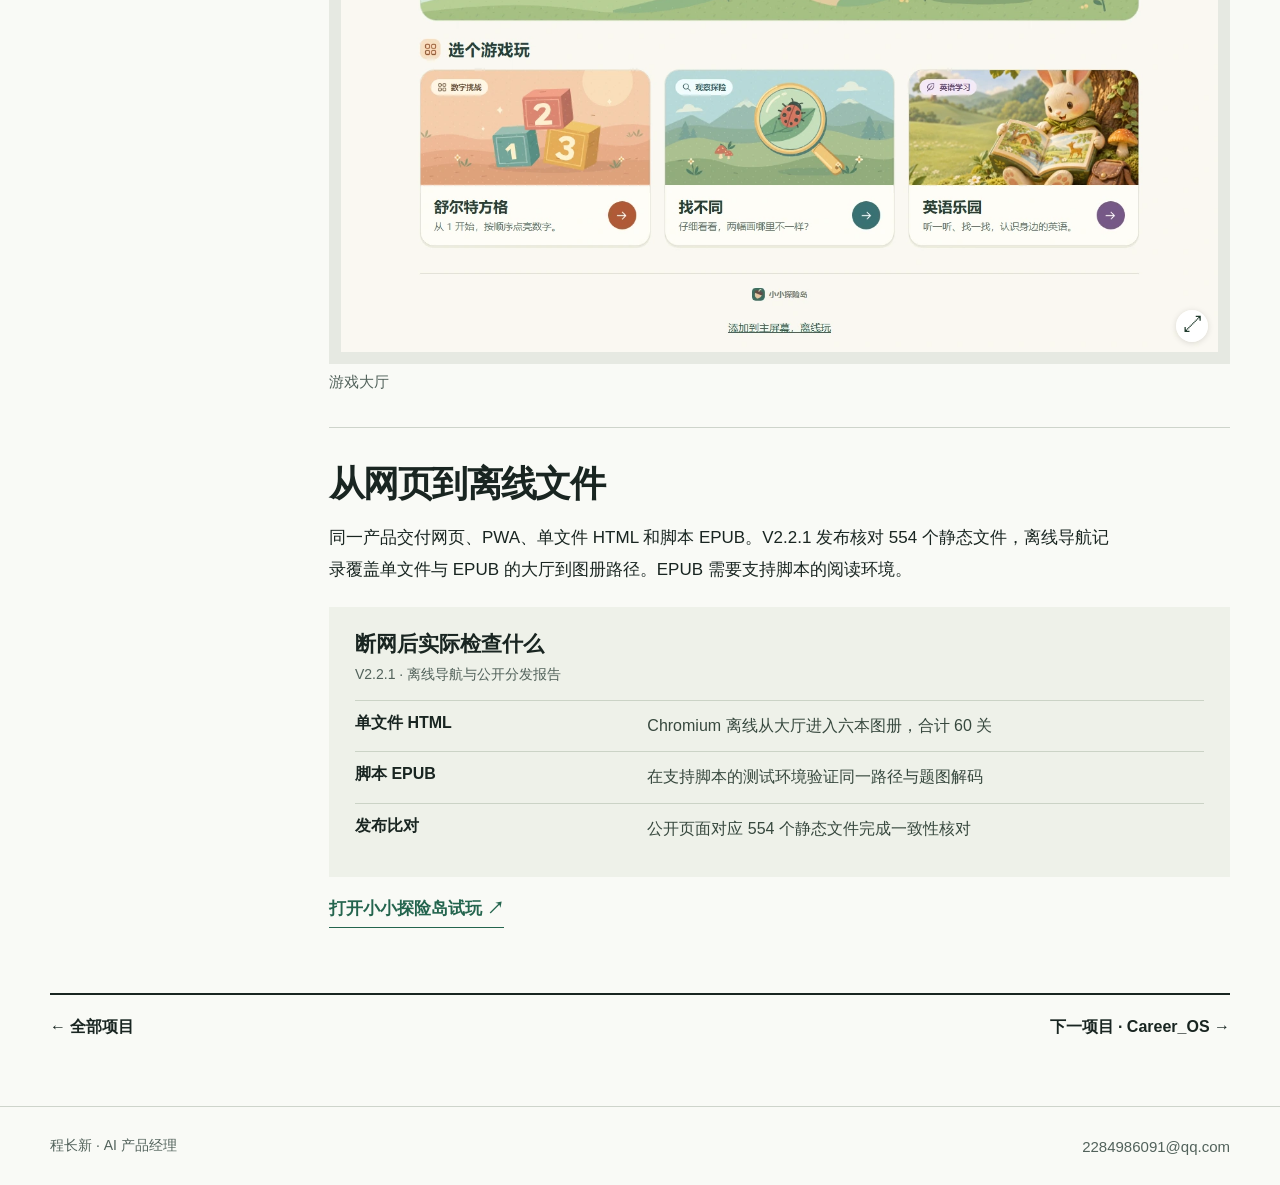
<file: garden.html>
<!doctype html><html lang="zh-CN"><head><meta charset="utf-8"><meta name="viewport" content="width=device-width,initial-scale=1"><meta name="description" content="面向约 3–6 岁儿童，把舒尔特、找不同和英语游戏放进同一个大厅。孩子可以点图、听音、接着上次玩；内容预先制作，断网后也能使用离线版本。"><meta name="theme-color" content="#f9faf6"><title>小小探险岛｜儿童互动游戏平台 · 程长新</title><link rel="icon" href="data:,"><link rel="stylesheet" href="site.css"><script defer src="site.js"></script></head><body><a class="sr skip" href="#main">跳到正文</a><header class="mast"><div class="wrap head"><a class="brand" href="index.html">程长新<span>产品作品集</span></a><nav class="nav" aria-label="主导航"><a href="index.html#projects">项目</a><a href="about.html">个人经历</a><a class="download" href="resume.pdf">PDF 简历 ↗</a></nav></div></header><main id="main" class="wrap"><section class="introProject"><a class="return" href="index.html#projects">← 全部项目</a><div class="projectLead"><div><h1 class="">小小探险岛</h1><h2>儿童互动游戏平台</h2><div class="meta">2026.11　个人项目 · 玩法策划与交付验收</div></div><p>面向约 3–6 岁儿童，把舒尔特、找不同和英语游戏放进同一个大厅。孩子可以点图、听音、接着上次玩；内容预先制作，断网后也能使用离线版本。</p></div><div class="projectHero garden"><button type="button" class="zoom" data-zoom aria-label="放大游戏大厅"><img src="assets/garden-home.webp" alt="游戏大厅" width="1366" height="888"><span aria-hidden="true">⤢</span></button></div></section><div class="caseGrid"><aside class="side"><details open><summary>本页内容</summary><nav aria-label="章节导航"><a href="#section-1">起步玩法</a><a href="#section-2">英语专区</a><a href="#section-3">触控与布局</a><a href="#section-4">词图生产</a><a href="#section-5">发音替换</a><a href="#section-6">大厅迭代</a><a href="#section-7">离线交付</a></nav></details></aside><div><section class="caseSection" id="section-1"><h2>先交付两款可以反复玩的游戏</h2><p>舒尔特表用代码生成数字排列，找不同预先制作图对和命中区。关卡单独存成数据，先完成六册样板，再扩至 60 关、120 张题图和 174 处差异。</p><p class="role"><b>我的职责</b>　确定首版两款游戏与后续五种英语玩法，提出合并入口、词图和发音调整，推进网页和离线版交付。程序和部分素材使用 AI 工具协作制作。</p><details class="prd"><summary>查看 PRD 摘要</summary><dl><div><dt>使用对象</dt><dd>幼儿在家中使用手机、平板或电脑短时间游玩。</dd></div><div><dt>优先范围</dt><dd>先做数字与找不同；英语专区复用大厅、进度和词卡资源，保留旧关卡入口。</dd></div><div><dt>验收方式</dt><dd>变化区域能在两侧点中，旧进度能恢复，缓存升级后离线仍能播放新发音。</dd></div></dl></details><figure class="gallery" data-gallery><div class="image-stage"><button class="zoom" type="button" aria-label="放大舒尔特方格" data-zoom><img src="assets/garden-schulte.webp" width="1024" height="768" alt="舒尔特方格" loading="lazy"><span aria-hidden="true">⤢</span></button></div><figcaption class="picks" aria-label="选择界面"><button type="button" data-pick data-img="assets/garden-schulte.webp" data-title="舒尔特方格" data-w="1024" data-h="768" aria-pressed="true">舒尔特方格</button><button type="button" data-pick data-img="assets/garden-difference.webp" data-title="找不同" data-w="1366" data-h="768" aria-pressed="false">找不同</button></figcaption></figure></section><section class="caseSection" id="section-2"><h2>五种玩法共用一套词卡</h2><p>把听音找图、单词配对、翻牌记忆、字母寻宝和英语超市放进同一英语专区。按词汇、图片、发音组织素材，五种游戏复用资源、导航与进度，避免每扩一种玩法就让孩子重新学习入口。</p><figure class="gallery" data-gallery><div class="image-stage tall"><button class="zoom" type="button" aria-label="放大听音找图" data-zoom><img src="assets/garden-listen.webp" width="390" height="844" alt="听音找图" loading="lazy"><span aria-hidden="true">⤢</span></button></div><figcaption class="picks" aria-label="选择界面"><button type="button" data-pick data-img="assets/garden-listen.webp" data-title="听音找图" data-w="390" data-h="844" aria-pressed="true">听音找图</button><button type="button" data-pick data-img="assets/garden-match.webp" data-title="单词配对" data-w="390" data-h="844" aria-pressed="false">单词配对</button><button type="button" data-pick data-img="assets/garden-memory.webp" data-title="翻牌记忆" data-w="390" data-h="844" aria-pressed="false">翻牌记忆</button><button type="button" data-pick data-img="assets/garden-letters.webp" data-title="字母寻宝" data-w="390" data-h="844" aria-pressed="false">字母寻宝</button><button type="button" data-pick data-img="assets/garden-shop.webp" data-title="英语超市" data-w="390" data-h="844" aria-pressed="false">英语超市</button></figcaption></figure><figure class="datafig"><figcaption><strong>一套内容如何支撑七种玩法</strong><span>V2.2.1 · 产品交互规格、游戏入口与共用数据</span></figcaption><div class="steps"><div><b>大厅与存档</b><span>舒尔特、找不同、英语专区共用导航和本地进度</span></div><div><b>玩法</b><span>两款初始游戏，加听音、配对、翻牌、字母和超市</span></div><div><b>内容</b><span>关卡图对与命中区、词卡、发音独立组织</span></div><div><b>分发</b><span>网页和 PWA、内嵌资源 HTML、脚本 EPUB</span></div></div></figure></section><section class="caseSection" id="section-3"><h2>在手机上看得清，也点得准</h2><p>找不同按实际变化像素收紧答区，两图都加载才接受点选。英语配对、翻牌和超市货架放大图片，让词卡在实际游戏尺寸下仍能辨认。用浏览器手机、平板和桌面视口检验布局；儿童盲认与实体设备试用缺少验收记录。</p><figure class="gallery" data-gallery><div class="image-stage"><button class="zoom" type="button" aria-label="放大游戏大厅" data-zoom><img src="assets/garden-home.webp" width="1366" height="888" alt="游戏大厅" loading="lazy"><span aria-hidden="true">⤢</span></button></div><figcaption class="picks" aria-label="选择界面"><button type="button" data-pick data-img="assets/garden-home.webp" data-title="游戏大厅" data-w="1366" data-h="888" aria-pressed="true">游戏大厅</button><button type="button" data-pick data-img="assets/garden-home-phone.webp" data-title="手机大厅" data-w="390" data-h="1251" aria-pressed="false">手机大厅</button></figcaption></figure><figure class="datafig"><figcaption><strong>孩子如何继续上次的游戏</strong><span>V2.2.1 · 大厅导航与旧进度兼容</span></figcaption><div class="steps sequence"><div><b>进入大厅</b><span>选择游戏，或直接继续上次游玩</span></div><div><b>选择内容</b><span>按图册、关卡或英语玩法打开题目</span></div><div><b>互动反馈</b><span>点选、听音或配对，记录本轮进度</span></div><div><b>返回或续玩</b><span>本地保留进度，旧入口仍能访问</span></div></div></figure></section><section class="caseSection" id="section-4"><h2>逐张选择适合辨认的物件</h2><p>120 张英语词图中，54 张由 ImageGen 生成，28 张为原创教具或模型物件，38 张改编自许可插画。再按游戏内尺寸对照旧图，挑出需要改构图或放大的词卡。AI 用在开发和内容生产，游玩时直接读取静态资源。</p><figure class="gallery" data-gallery><div class="image-stage"><button class="zoom" type="button" aria-label="放大词卡改版前后" data-zoom><img src="assets/garden-art.webp" width="760" height="860" alt="词卡改版前后" loading="lazy"><span aria-hidden="true">⤢</span></button></div><figcaption>词卡改版前后</figcaption></figure></section><section class="caseSection" id="section-5"><h2>换掉发音，保留旧进度</h2><p>把 120 个词、26 个字母和 15 条购物指令统一为英式发音。其中 160 段合成，字母 Z 使用英国真人的 zed 录音。保留资源路径，测试旧缓存升级后的离线冷启动和逐段播放。</p><figure class="datafig"><figcaption><strong>161 段英式发音如何替换</strong><span>V2.2 · 120 个词、26 个字母、15 条购物指令</span></figcaption><div class="steps"><div><b>制作</b><span>160 段英式合成；Z 采用英国真人 zed 录音</span></div><div><b>替换</b><span>保持资源路径和存档，清除旧版录音缓存</span></div><div><b>复验</b><span>浏览器逐段播放 161 次；缓存升级后离线冷启动复验</span></div></div></figure></section><section class="caseSection" id="section-6"><h2>把六本图册收进一个入口</h2><p>早期大厅里的游戏和图册争抢位置。V2.2.1 只保留三张游戏卡和继续游玩入口，六本图册移到找不同内部。回归检查旧链接、两侧点选的 60 关和存档，孩子可以从原来的位置继续。</p><figure class="gallery" data-gallery><div class="image-stage"><button class="zoom" type="button" aria-label="放大游戏大厅" data-zoom><img src="assets/garden-home.webp" width="1366" height="888" alt="游戏大厅" loading="lazy"><span aria-hidden="true">⤢</span></button></div><figcaption>游戏大厅</figcaption></figure></section><section class="caseSection" id="section-7"><h2>从网页到离线文件</h2><p>同一产品交付网页、PWA、单文件 HTML 和脚本 EPUB。V2.2.1 发布核对 554 个静态文件，离线导航记录覆盖单文件与 EPUB 的大厅到图册路径。EPUB 需要支持脚本的阅读环境。</p><figure class="datafig"><figcaption><strong>断网后实际检查什么</strong><span>V2.2.1 · 离线导航与公开分发报告</span></figcaption><div class="steps"><div><b>单文件 HTML</b><span>Chromium 离线从大厅进入六本图册，合计 60 关</span></div><div><b>脚本 EPUB</b><span>在支持脚本的测试环境验证同一路径与题图解码</span></div><div><b>发布比对</b><span>公开页面对应 554 个静态文件完成一致性核对</span></div></div></figure><p style="margin-top:16px"><a class="textlink" href="https://ccx-sys.github.io/little-play-garden/">打开小小探险岛试玩 ↗</a></p></section></div></div><div class="endLinks"><a href="index.html#projects">← 全部项目</a><a href="career.html">下一项目 · Career_OS →</a></div></main><footer><div class="wrap"><span>程长新 · AI 产品经理</span><a href="mailto:2284986091@qq.com">2284986091@qq.com</a></div></footer><dialog id="lightbox" aria-labelledby="zoom-title"><div class="lighthead"><b id="zoom-title"></b><div class="lightactions"><button type="button" data-size aria-pressed="false">原始尺寸</button><button type="button" data-close>关闭 ×</button></div></div><div class="lightbody"><img class="lightimage" alt=""></div></dialog></body></html>
</file>
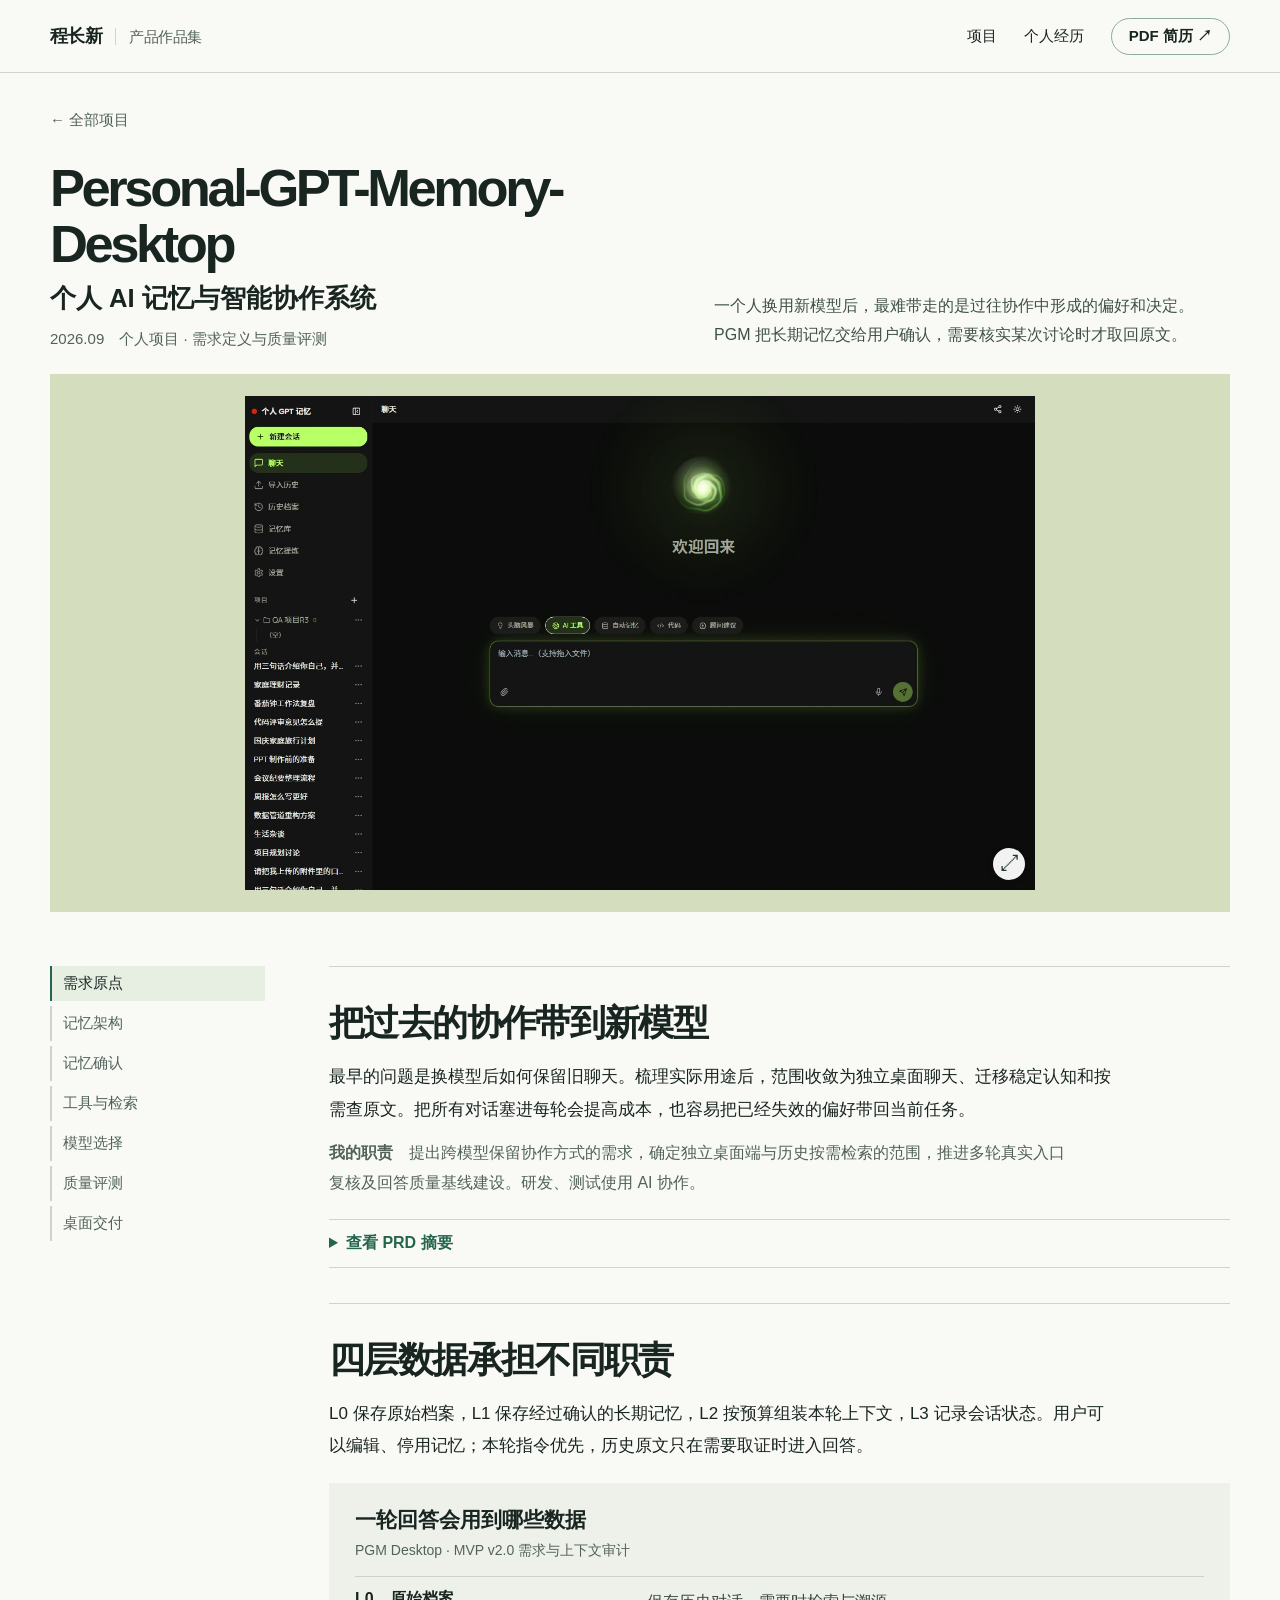
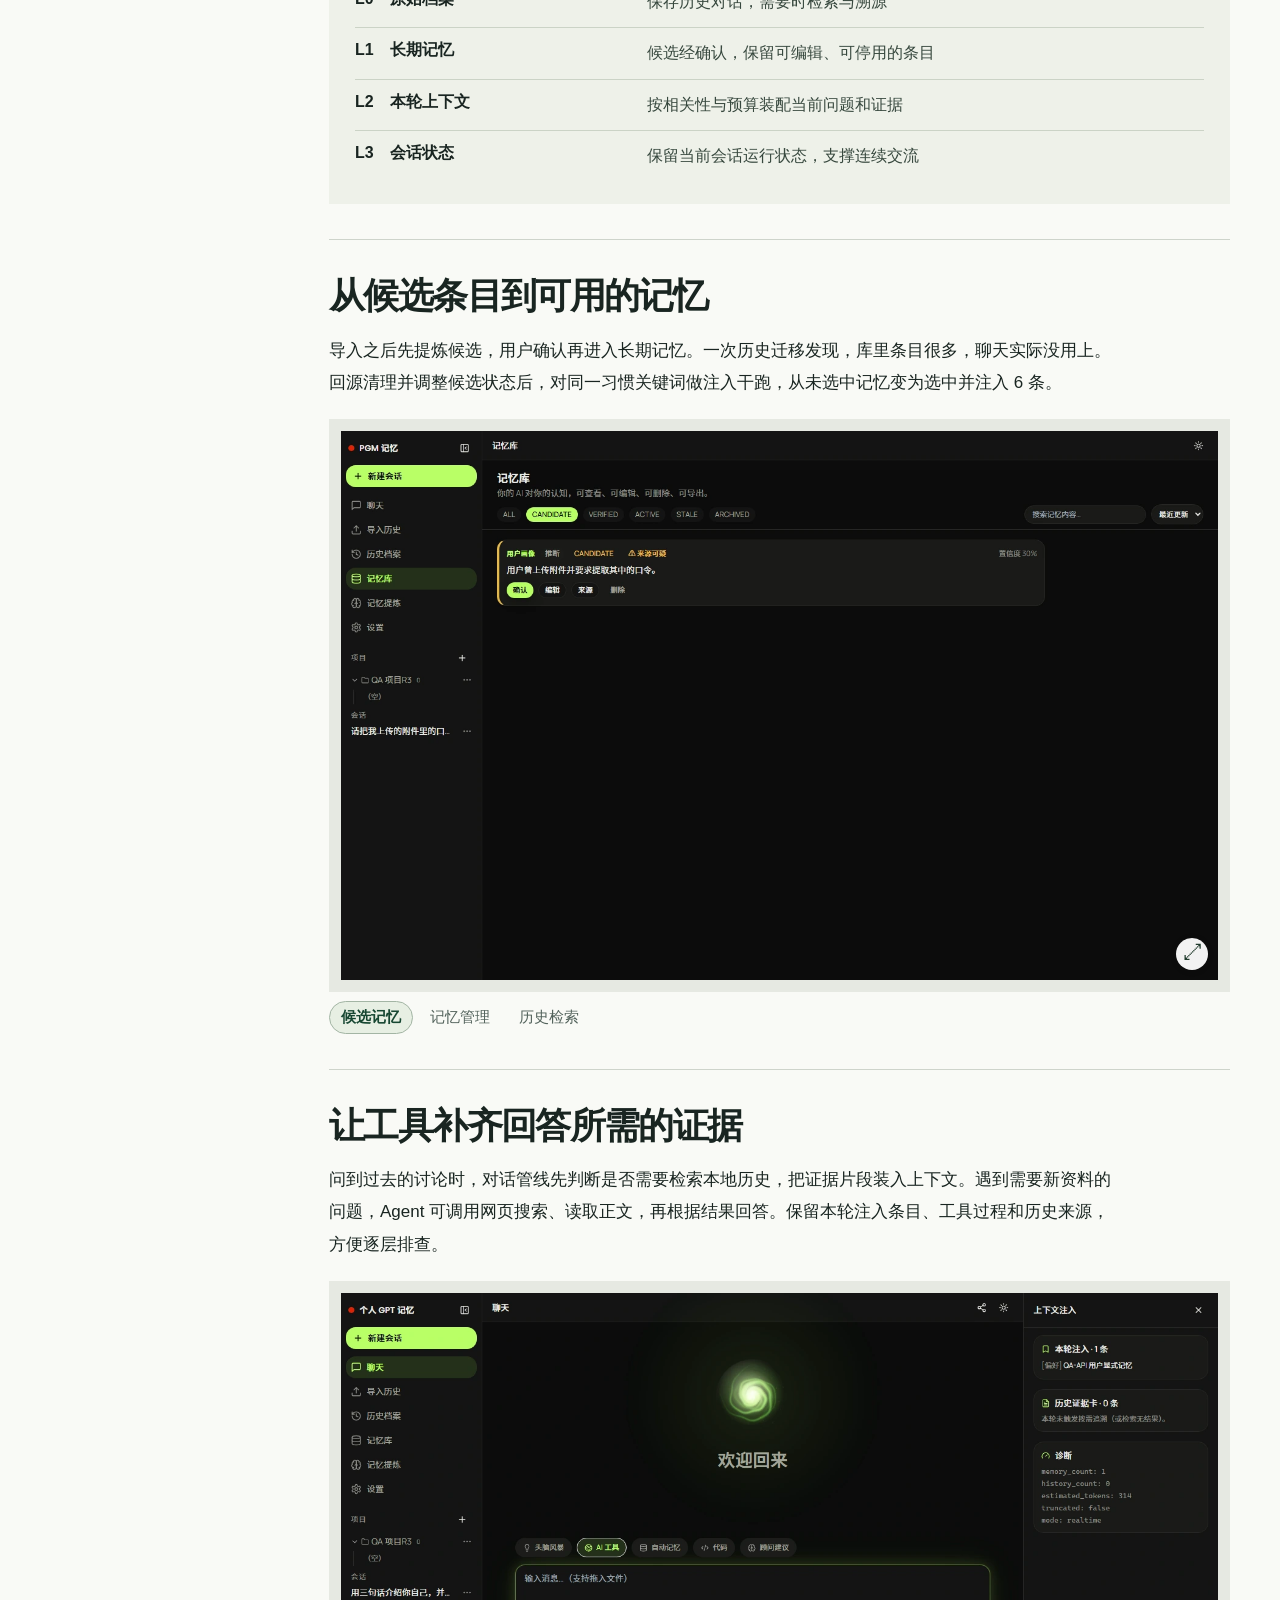
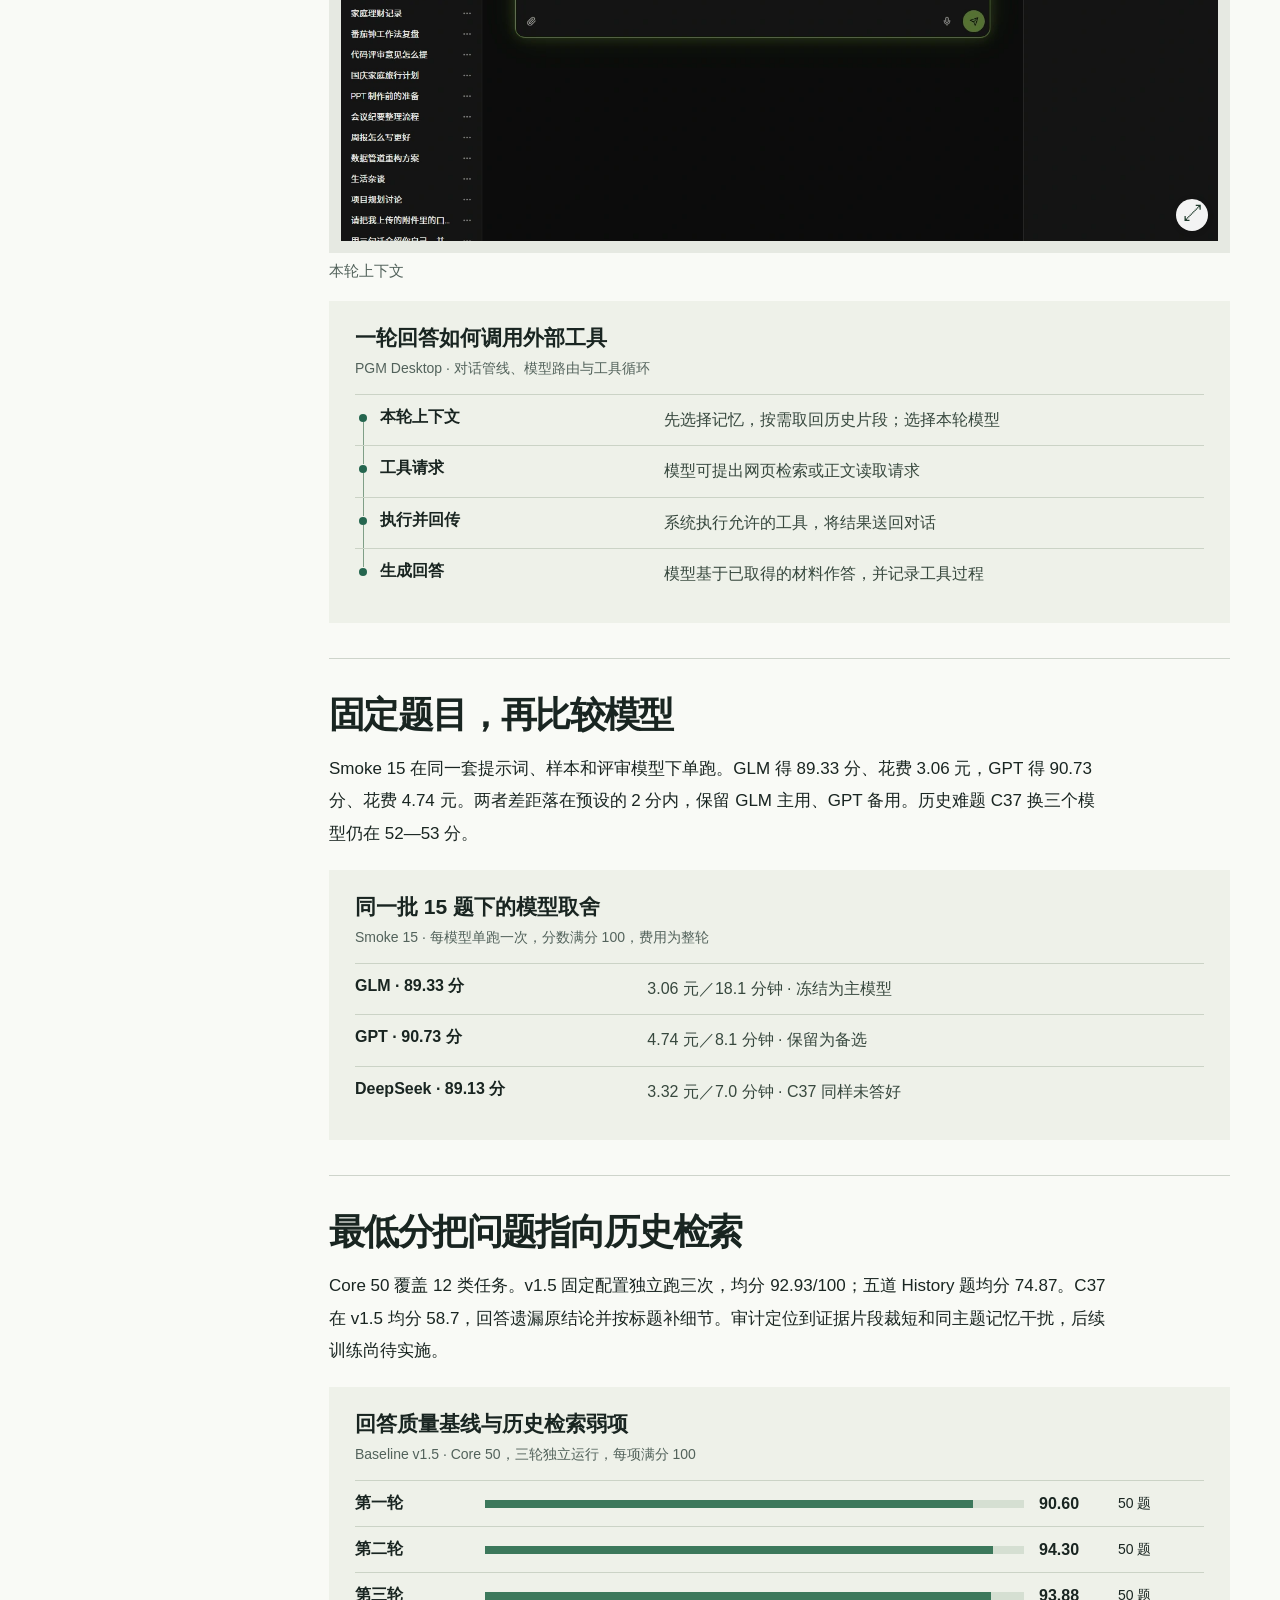
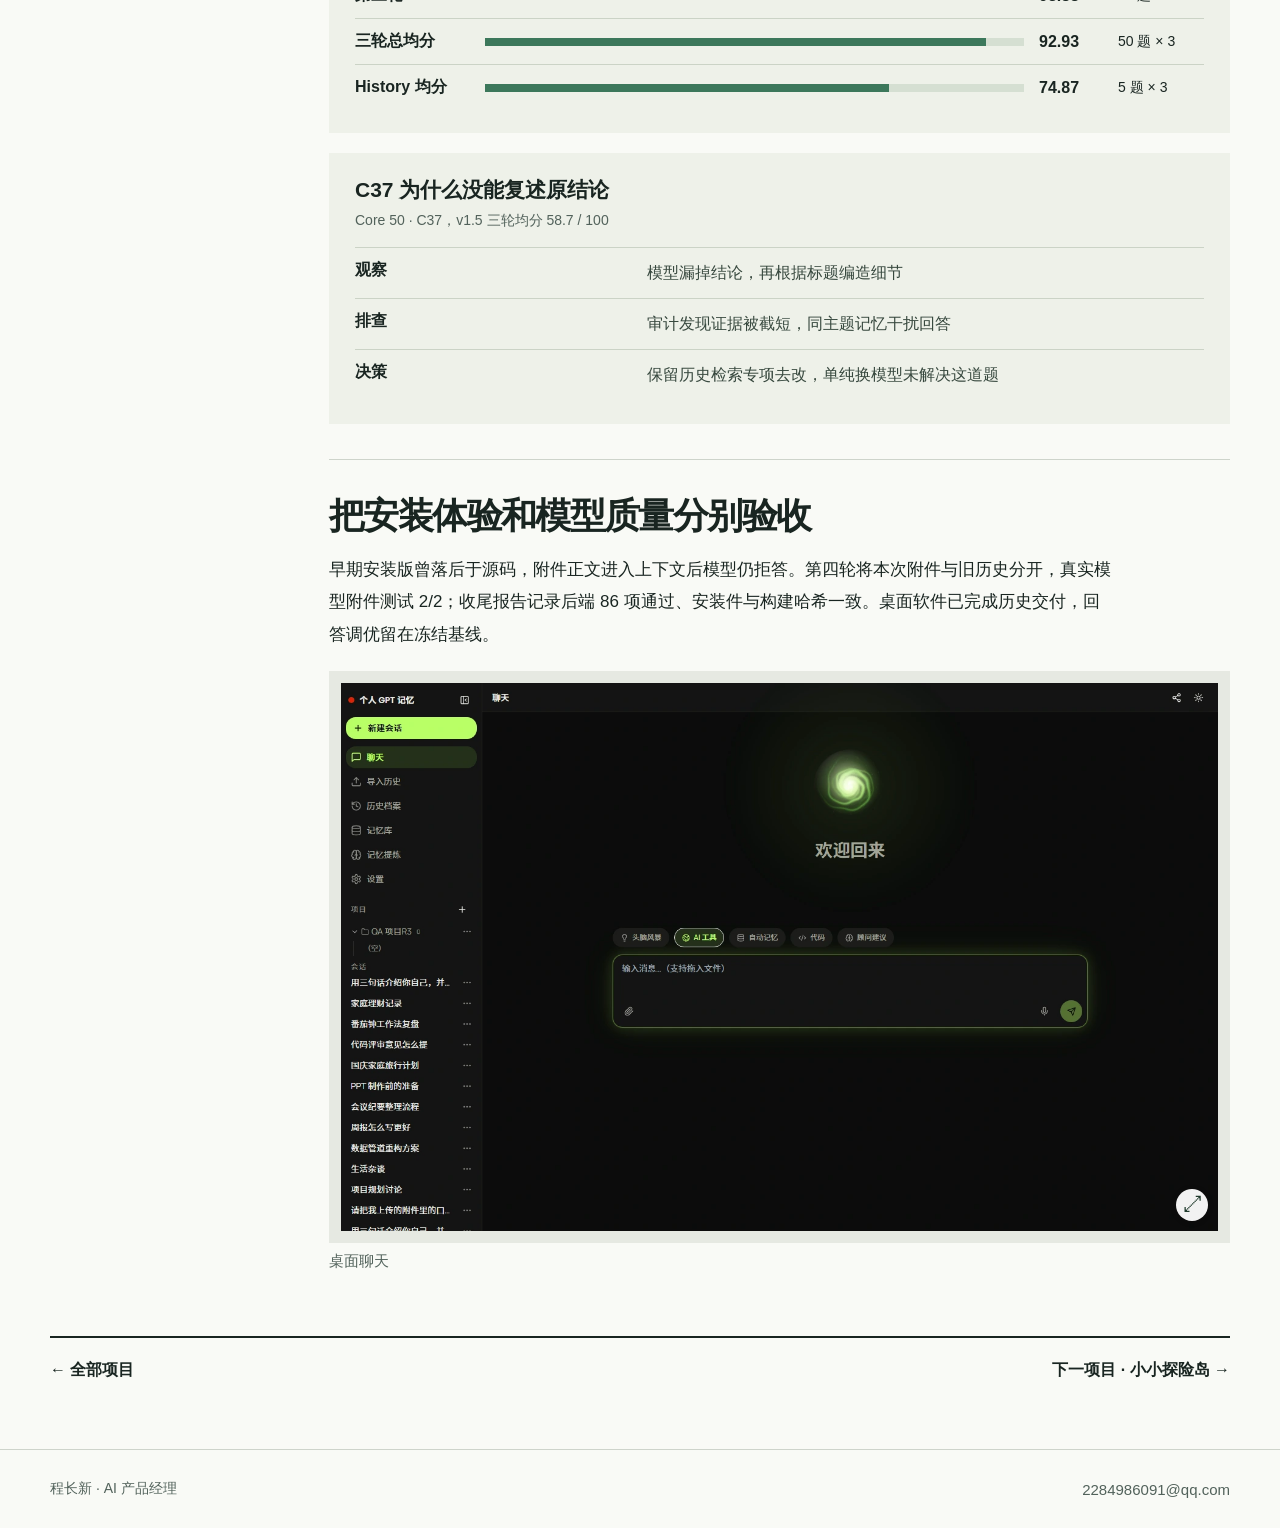
<file: memory.html>
<!doctype html><html lang="zh-CN"><head><meta charset="utf-8"><meta name="viewport" content="width=device-width,initial-scale=1"><meta name="description" content="一个人换用新模型后，最难带走的是过往协作中形成的偏好和决定。PGM 把长期记忆交给用户确认，需要核实某次讨论时才取回原文。"><meta name="theme-color" content="#f9faf6"><title>Personal-GPT-Memory-Desktop｜个人 AI 记忆与智能协作系统 · 程长新</title><link rel="icon" href="data:,"><link rel="stylesheet" href="site.css"><script defer src="site.js"></script></head><body><a class="sr skip" href="#main">跳到正文</a><header class="mast"><div class="wrap head"><a class="brand" href="index.html">程长新<span>产品作品集</span></a><nav class="nav" aria-label="主导航"><a href="index.html#projects">项目</a><a href="about.html">个人经历</a><a class="download" href="resume.pdf">PDF 简历 ↗</a></nav></div></header><main id="main" class="wrap"><section class="introProject"><a class="return" href="index.html#projects">← 全部项目</a><div class="projectLead"><div><h1 class="full">Personal-GPT-Memory-Desktop</h1><h2>个人 AI 记忆与智能协作系统</h2><div class="meta">2026.09　个人项目 · 需求定义与质量评测</div></div><p>一个人换用新模型后，最难带走的是过往协作中形成的偏好和决定。PGM 把长期记忆交给用户确认，需要核实某次讨论时才取回原文。</p></div><div class="projectHero memory"><button type="button" class="zoom" data-zoom aria-label="放大桌面聊天"><img src="assets/memory-home.webp" alt="桌面聊天" width="1440" height="900"><span aria-hidden="true">⤢</span></button></div></section><div class="caseGrid"><aside class="side"><details open><summary>本页内容</summary><nav aria-label="章节导航"><a href="#section-1">需求原点</a><a href="#section-2">记忆架构</a><a href="#section-3">记忆确认</a><a href="#section-4">工具与检索</a><a href="#section-5">模型选择</a><a href="#section-6">质量评测</a><a href="#section-7">桌面交付</a></nav></details></aside><div><section class="caseSection" id="section-1"><h2>把过去的协作带到新模型</h2><p>最早的问题是换模型后如何保留旧聊天。梳理实际用途后，范围收敛为独立桌面聊天、迁移稳定认知和按需查原文。把所有对话塞进每轮会提高成本，也容易把已经失效的偏好带回当前任务。</p><p class="role"><b>我的职责</b>　提出跨模型保留协作方式的需求，确定独立桌面端与历史按需检索的范围，推进多轮真实入口复核及回答质量基线建设。研发、测试使用 AI 协作。</p><details class="prd"><summary>查看 PRD 摘要</summary><dl><div><dt>使用对象</dt><dd>跨模型、跨会话持续工作的个人用户。</dd></div><div><dt>优先范围</dt><dd>先完成历史导入、记忆提炼与确认、独立桌面聊天；历史证据按需检索。</dd></div><div><dt>验收方式</dt><dd>能从记忆返回来源，实际聊天能注入已确认条目。软件交付与回答质量分别验收。</dd></div></dl></details></section><section class="caseSection" id="section-2"><h2>四层数据承担不同职责</h2><p>L0 保存原始档案，L1 保存经过确认的长期记忆，L2 按预算组装本轮上下文，L3 记录会话状态。用户可以编辑、停用记忆；本轮指令优先，历史原文只在需要取证时进入回答。</p><figure class="datafig"><figcaption><strong>一轮回答会用到哪些数据</strong><span>PGM Desktop · MVP v2.0 需求与上下文审计</span></figcaption><div class="steps"><div><b>L0　原始档案</b><span>保存历史对话，需要时检索与溯源</span></div><div><b>L1　长期记忆</b><span>候选经确认，保留可编辑、可停用的条目</span></div><div><b>L2　本轮上下文</b><span>按相关性与预算装配当前问题和证据</span></div><div><b>L3　会话状态</b><span>保留当前会话运行状态，支撑连续交流</span></div></div></figure></section><section class="caseSection" id="section-3"><h2>从候选条目到可用的记忆</h2><p>导入之后先提炼候选，用户确认再进入长期记忆。一次历史迁移发现，库里条目很多，聊天实际没用上。回源清理并调整候选状态后，对同一习惯关键词做注入干跑，从未选中记忆变为选中并注入 6 条。</p><figure class="gallery" data-gallery><div class="image-stage"><button class="zoom" type="button" aria-label="放大候选记忆" data-zoom><img src="assets/memory-candidate.webp" width="1440" height="900" alt="候选记忆" loading="lazy"><span aria-hidden="true">⤢</span></button></div><figcaption class="picks" aria-label="选择界面"><button type="button" data-pick data-img="assets/memory-candidate.webp" data-title="候选记忆" data-w="1440" data-h="900" aria-pressed="true">候选记忆</button><button type="button" data-pick data-img="assets/memory-memory.webp" data-title="记忆管理" data-w="1440" data-h="900" aria-pressed="false">记忆管理</button><button type="button" data-pick data-img="assets/memory-history.webp" data-title="历史检索" data-w="1440" data-h="900" aria-pressed="false">历史检索</button></figcaption></figure></section><section class="caseSection" id="section-4"><h2>让工具补齐回答所需的证据</h2><p>问到过去的讨论时，对话管线先判断是否需要检索本地历史，把证据片段装入上下文。遇到需要新资料的问题，Agent 可调用网页搜索、读取正文，再根据结果回答。保留本轮注入条目、工具过程和历史来源，方便逐层排查。</p><figure class="gallery" data-gallery><div class="image-stage"><button class="zoom" type="button" aria-label="放大本轮上下文" data-zoom><img src="assets/memory-context.webp" width="1440" height="900" alt="本轮上下文" loading="lazy"><span aria-hidden="true">⤢</span></button></div><figcaption>本轮上下文</figcaption></figure><figure class="datafig"><figcaption><strong>一轮回答如何调用外部工具</strong><span>PGM Desktop · 对话管线、模型路由与工具循环</span></figcaption><div class="steps sequence"><div><b>本轮上下文</b><span>先选择记忆，按需取回历史片段；选择本轮模型</span></div><div><b>工具请求</b><span>模型可提出网页检索或正文读取请求</span></div><div><b>执行并回传</b><span>系统执行允许的工具，将结果送回对话</span></div><div><b>生成回答</b><span>模型基于已取得的材料作答，并记录工具过程</span></div></div></figure></section><section class="caseSection" id="section-5"><h2>固定题目，再比较模型</h2><p>Smoke 15 在同一套提示词、样本和评审模型下单跑。GLM 得 89.33 分、花费 3.06 元，GPT 得 90.73 分、花费 4.74 元。两者差距落在预设的 2 分内，保留 GLM 主用、GPT 备用。历史难题 C37 换三个模型仍在 52—53 分。</p><figure class="datafig"><figcaption><strong>同一批 15 题下的模型取舍</strong><span>Smoke 15 · 每模型单跑一次，分数满分 100，费用为整轮</span></figcaption><div class="steps"><div><b>GLM · 89.33 分</b><span>3.06 元／18.1 分钟 · 冻结为主模型</span></div><div><b>GPT · 90.73 分</b><span>4.74 元／8.1 分钟 · 保留为备选</span></div><div><b>DeepSeek · 89.13 分</b><span>3.32 元／7.0 分钟 · C37 同样未答好</span></div></div></figure></section><section class="caseSection" id="section-6"><h2>最低分把问题指向历史检索</h2><p>Core 50 覆盖 12 类任务。v1.5 固定配置独立跑三次，均分 92.93/100；五道 History 题均分 74.87。C37 在 v1.5 均分 58.7，回答遗漏原结论并按标题补细节。审计定位到证据片段裁短和同主题记忆干扰，后续训练尚待实施。</p><figure class="datafig"><figcaption><strong>回答质量基线与历史检索弱项</strong><span>Baseline v1.5 · Core 50，三轮独立运行，每项满分 100</span></figcaption><div class="bars"><div class="bar"><b>第一轮</b><span class="rail"><i style="width:90.6%"></i></span><strong>90.60</strong><small>50 题</small></div><div class="bar"><b>第二轮</b><span class="rail"><i style="width:94.3%"></i></span><strong>94.30</strong><small>50 题</small></div><div class="bar"><b>第三轮</b><span class="rail"><i style="width:93.88%"></i></span><strong>93.88</strong><small>50 题</small></div><div class="bar"><b>三轮总均分</b><span class="rail"><i style="width:92.93%"></i></span><strong>92.93</strong><small>50 题 × 3</small></div><div class="bar"><b>History 均分</b><span class="rail"><i style="width:74.87%"></i></span><strong>74.87</strong><small>5 题 × 3</small></div></div></figure><figure class="datafig"><figcaption><strong>C37 为什么没能复述原结论</strong><span>Core 50 · C37，v1.5 三轮均分 58.7 / 100</span></figcaption><div class="steps"><div><b>观察</b><span>模型漏掉结论，再根据标题编造细节</span></div><div><b>排查</b><span>审计发现证据被截短，同主题记忆干扰回答</span></div><div><b>决策</b><span>保留历史检索专项去改，单纯换模型未解决这道题</span></div></div></figure></section><section class="caseSection" id="section-7"><h2>把安装体验和模型质量分别验收</h2><p>早期安装版曾落后于源码，附件正文进入上下文后模型仍拒答。第四轮将本次附件与旧历史分开，真实模型附件测试 2/2；收尾报告记录后端 86 项通过、安装件与构建哈希一致。桌面软件已完成历史交付，回答调优留在冻结基线。</p><figure class="gallery" data-gallery><div class="image-stage"><button class="zoom" type="button" aria-label="放大桌面聊天" data-zoom><img src="assets/memory-home.webp" width="1440" height="900" alt="桌面聊天" loading="lazy"><span aria-hidden="true">⤢</span></button></div><figcaption>桌面聊天</figcaption></figure></section></div></div><div class="endLinks"><a href="index.html#projects">← 全部项目</a><a href="garden.html">下一项目 · 小小探险岛 →</a></div></main><footer><div class="wrap"><span>程长新 · AI 产品经理</span><a href="mailto:2284986091@qq.com">2284986091@qq.com</a></div></footer><dialog id="lightbox" aria-labelledby="zoom-title"><div class="lighthead"><b id="zoom-title"></b><div class="lightactions"><button type="button" data-size aria-pressed="false">原始尺寸</button><button type="button" data-close>关闭 ×</button></div></div><div class="lightbody"><img class="lightimage" alt=""></div></dialog></body></html>
</file>
<file: site.css>
:root{--ink:#192521;--muted:#52625b;--paper:#f9faf6;--line:#ced4cb;--accent:#24654e;--pale:#e7efe3;--wrap:1180px;font-family:Inter,"Segoe UI","Microsoft YaHei","PingFang SC",sans-serif;color:var(--ink);background:var(--paper);font-size:16px}*{box-sizing:border-box}body{margin:0}a{color:inherit;text-decoration:none}a:hover{color:var(--accent)}button,summary{font:inherit;color:inherit;cursor:pointer}button{background:transparent;border:0}img{display:block;max-width:100%}h1,h2,h3,p,figure,dl,dd{margin:0}button:focus-visible,a:focus-visible,summary:focus-visible{outline:3px solid #377d68;outline-offset:3px}.wrap{max-width:calc(var(--wrap) + 88px);padding:0 44px;margin:auto}.mast{border-bottom:1px solid var(--line)}.head,footer .wrap{display:flex;align-items:center;justify-content:space-between;gap:22px}.head{height:72px}.brand{font-size:18px;font-weight:730;letter-spacing:-.03em}.brand span{font-weight:400;color:var(--muted);margin-left:13px;padding-left:13px;border-left:1px solid var(--line);font-size:15px}.nav{display:flex;align-items:center;gap:27px}.nav a,.return{font-size:15px}.nav a[aria-current=page],.textlink{color:var(--accent)}.nav .download,.outline{display:inline-flex;align-items:center;border:1px solid #8eaba0;border-radius:30px;padding:8px 17px;font-weight:600}.intro{display:grid;grid-template-columns:1.18fr 1fr;gap:40px;align-items:end;padding:50px 0 43px}.intro h1,.aboutTitle{font-size:clamp(49px,6.6vw,92px);letter-spacing:-.075em;line-height:1.08;font-weight:650}.intro h1 span{display:block;font-size:24px;letter-spacing:.02em;font-weight:550;margin-bottom:13px}.intro p,.aboutLead{font-size:clamp(17px,1.45vw,21px);line-height:1.85;max-width:35em;color:#384840;text-wrap:pretty}.collectionHead{border-top:2px solid var(--ink);padding:16px 0 18px;display:flex;align-items:baseline;justify-content:space-between}.collectionHead h2{font-size:21px;letter-spacing:-.04em}.cards{display:grid;grid-template-columns:repeat(3,minmax(0,1fr));gap:19px}.card{min-width:0}.cover{overflow:hidden;display:flex;align-items:center;justify-content:center;aspect-ratio:1.52;background:#d8dce9;position:relative}.cover img{width:90%;height:auto;box-shadow:0 10px 22px #1c223d2b;border-radius:3px;transition:transform .25s}.card:hover .cover img{transform:translateY(-3px)}.cover.memory{background:#d4ddbd}.cover.garden{background:#eddfc3}.cardTitle{display:flex;align-items:baseline;justify-content:space-between;margin:16px 0 5px;gap:10px}.cardTitle h3{font-size:clamp(21px,2.05vw,30px);letter-spacing:-.045em}.arrow{font-size:22px;color:var(--accent)}.card strong.sub{font-size:16px;font-weight:600}.card p{font-size:15px;line-height:1.7;color:var(--muted);margin-top:8px;max-width:34em}.splitSection{border-top:1px solid var(--line);margin-top:45px;padding:28px 0 12px;display:grid;grid-template-columns:1fr 2.2fr;gap:35px}.splitSection h2,.aboutSection h2{font-size:26px;letter-spacing:-.04em}.caps{display:grid;gap:15px}.caps>div,.job{border-bottom:1px solid var(--line);padding-bottom:16px}.caps>div{display:grid;grid-template-columns:150px 1fr;gap:10px}.caps p,.job p,.info p{line-height:1.75;color:var(--muted)}.textlink{display:inline-block;font-weight:600;border-bottom:1px solid currentColor;padding-bottom:2px}.contactrow{display:flex;gap:18px;flex-wrap:wrap;align-items:center}.contactrow a{overflow-wrap:anywhere}footer{border-top:1px solid var(--line);margin-top:46px}footer .wrap{min-height:78px;font-size:14px;color:var(--muted)}footer a{font-size:15px}.introProject{padding:38px 0 24px}.return{color:var(--muted)}.projectLead{display:grid;grid-template-columns:1.2fr 1fr;gap:45px;align-items:end;margin:30px 0 25px}.projectLead h1{font-size:clamp(36px,5.8vw,78px);line-height:1.07;letter-spacing:-.065em;overflow-wrap:anywhere}.projectLead .full{font-size:clamp(30px,4.1vw,58px);overflow-wrap:break-word}.projectLead h2{font-size:clamp(18px,2vw,26px);margin-top:9px}.projectLead p{line-height:1.82;color:#3f5049}.meta{margin-top:14px;color:var(--muted);font-size:15px}.projectHero{padding:22px;background:#d8dce9;display:grid;place-items:center}.projectHero.memory{background:#d4ddbd}.projectHero.garden{background:#eddfc3}.projectHero .zoom{width:min(100%,790px)}.zoom{position:relative;display:block;padding:0;margin:auto}.zoom img{width:100%;height:auto;object-fit:contain}.zoom>span{position:absolute;right:10px;bottom:10px;border-radius:100%;background:#fffffff2;color:#203b2d;width:32px;height:32px;display:grid;place-items:center;font-size:20px;box-shadow:0 1px 6px #0002}.caseGrid{display:grid;grid-template-columns:215px minmax(0,1fr);gap:clamp(32px,5vw,76px);margin:30px 0}.side{align-self:start;position:sticky;top:18px}.side summary{display:none}.side nav{display:grid;gap:5px}.side a{padding:8px 11px;border-left:2px solid var(--line);color:var(--muted);font-size:15px}.side a.current,.side a:hover{border-color:var(--accent);background:var(--pale);color:var(--ink)}.caseSection{border-top:1px solid var(--line);padding:32px 0 35px;scroll-margin-top:18px}.caseSection h2{font-size:clamp(24px,2.8vw,38px);line-height:1.35;letter-spacing:-.045em;margin-bottom:14px}.caseSection>p{line-height:1.9;font-size:17px;max-width:46em}.caseSection .role{color:var(--muted);margin-top:12px;font-size:16px}.gallery,.datafig,.prd{margin-top:20px}.image-stage{background:#e6e9e2;padding:12px;display:grid;place-items:center}.image-stage.tall{padding:14px}.image-stage.tall .zoom{width:auto}.image-stage.tall img{width:auto;height:auto;max-height:460px}.gallery figcaption{color:var(--muted);font-size:15px;margin-top:9px}.picks{display:flex;gap:5px;flex-wrap:wrap}.picks button{padding:6px 11px;border:1px solid transparent;border-radius:22px;font-size:15px}.picks button[aria-pressed=true]{background:var(--pale);border-color:#a3b5a4;color:#174732;font-weight:600}.datafig{background:#eef1e9;padding:23px 26px}.datafig figcaption strong{display:block;font-size:21px}.datafig figcaption span{display:block;color:var(--muted);font-size:14px;margin-top:5px;line-height:1.65}.steps,.bars{margin-top:14px}.steps>div,.bar{border-top:1px solid #cbd3c6;padding:12px 0}.steps>div{display:grid;grid-template-columns:minmax(135px,1fr) 2fr;gap:14px}.steps span{color:#37483e;line-height:1.65}.bar{display:grid;grid-template-columns:115px 1fr 64px 86px;align-items:center;gap:15px}.bar strong,.bar small{font-variant-numeric:tabular-nums}.bar small{font-size:14px}.rail{background:#d5dfd2;height:8px}.rail i{display:block;background:#3c785b;height:100%}.prd{border-top:1px solid var(--line);border-bottom:1px solid var(--line)}.prd summary{padding:13px 0;font-weight:600;color:var(--accent)}.prd dl>div{display:grid;grid-template-columns:95px 1fr;gap:16px;padding:8px 0}.prd dl{padding-bottom:15px}.prd dd{color:var(--muted);line-height:1.65}.endLinks{display:flex;align-items:center;justify-content:space-between;gap:20px;border-top:2px solid var(--ink);padding:22px 0}.endLinks a{font-weight:600}.aboutHero{padding:40px 0}.aboutTitle{margin:24px 0 15px}.aboutHero h2{font-size:24px;margin-bottom:14px}.aboutSection{display:grid;grid-template-columns:1fr 2.2fr;gap:35px;border-top:1px solid var(--line);padding:26px 0 18px}.job+.job{margin-top:22px}.job .date{color:var(--accent);font-size:15px}.job h3{margin:5px 0;font-size:21px}.job b{font-weight:550}.job p{margin-top:5px}.info{display:grid;gap:12px}.info>div{display:grid;grid-template-columns:116px 1fr;gap:14px}dialog{position:fixed;border:none;background:#101512;color:white;width:min(96vw,1600px);max-width:96vw;max-height:96dvh;padding:12px}dialog::backdrop{background:#0a0f0be8}.lighthead{display:flex;justify-content:space-between;align-items:center;gap:20px;margin-bottom:8px}.lighthead button{color:white;border:1px solid #9aa59d;padding:6px 12px;border-radius:20px}.lightimage{max-width:100%;max-height:80dvh;object-fit:contain;margin:auto}.sr{position:absolute;left:-10000px}.skip:focus{left:12px;top:10px;background:white;z-index:99;padding:10px}.note{font-size:15px!important;color:var(--muted);margin-top:12px}
@media(max-width:850px){.wrap{padding:0 25px}.intro{grid-template-columns:1fr 1fr;gap:24px}.cards{gap:13px}.cover{aspect-ratio:1.4}.caseGrid{grid-template-columns:150px 1fr;gap:23px}.projectLead{gap:24px}.bar{grid-template-columns:90px 1fr 60px 73px;gap:8px}.datafig{padding:16px}.steps>div{grid-template-columns:1fr 1.6fr}.caps>div{grid-template-columns:130px 1fr}}
@media(max-width:660px){.wrap{padding:0 18px}.head{height:60px;gap:10px}.nav{gap:14px}.brand span{display:none}.nav a{font-size:14px}.nav .download{padding:6px 11px}.intro{display:block;padding:32px 0 28px}.intro h1 span{font-size:19px;margin-bottom:8px}.intro p{margin-top:18px;font-size:16px}.collectionHead{padding:12px 0 14px}.cards{grid-template-columns:1fr;gap:23px}.cover{aspect-ratio:1.78}.cardTitle{margin-top:10px}.card p{margin-top:3px}.splitSection,.aboutSection{grid-template-columns:1fr;gap:14px;padding-top:18px}.splitSection{margin-top:30px}.caps>div,.info>div{grid-template-columns:1fr;gap:3px}.introProject{padding:24px 0 0}.projectLead{display:block;margin:22px 0}.projectLead p{margin-top:14px}.projectHero{padding:9px}.caseGrid{display:block;margin-top:16px}.side{position:static;margin-bottom:15px}.side summary{display:list-item;color:var(--accent);padding:10px 0}.side details:not([open]) nav{display:none}.side nav{grid-template-columns:repeat(2,1fr)}.caseSection{padding:22px 0}.caseSection>p{font-size:16px}.steps>div{display:block}.steps b,.steps span{display:block}.steps span{margin-top:4px}.gallery,.datafig,.prd{margin-top:14px}.bar{grid-template-columns:minmax(72px,1fr) minmax(28px,.7fr) 51px 61px;gap:5px}.bar b,.bar strong,.bar small{font-size:14px}.image-stage{padding:5px}.picks button{padding:6px 9px}.image-stage.tall img{max-height:360px}.prd dl>div{display:block}.endLinks{flex-wrap:wrap}footer{margin-top:28px}footer .wrap{min-height:70px;gap:10px}.aboutHero{padding:25px 0}.aboutLead{font-size:16px}}@media(prefers-reduced-motion:reduce){*{scroll-behavior:auto!important;transition:none!important}}
.sequence>div{position:relative;padding-left:25px}.sequence>div:before{content:"";position:absolute;left:4px;top:19px;width:8px;height:8px;border-radius:50%;background:var(--accent)}.sequence>div:not(:last-child):after{content:"";position:absolute;width:1px;background:#7f9f87;left:7.5px;top:27px;height:calc(100% - 8px)}.lightactions{display:flex;gap:8px}.lightbody{overflow:auto;max-height:80dvh}.lightbody.original img{width:auto;max-width:none;max-height:none;margin:0}.lightactions button:focus-visible{outline:3px solid white}
</file>
